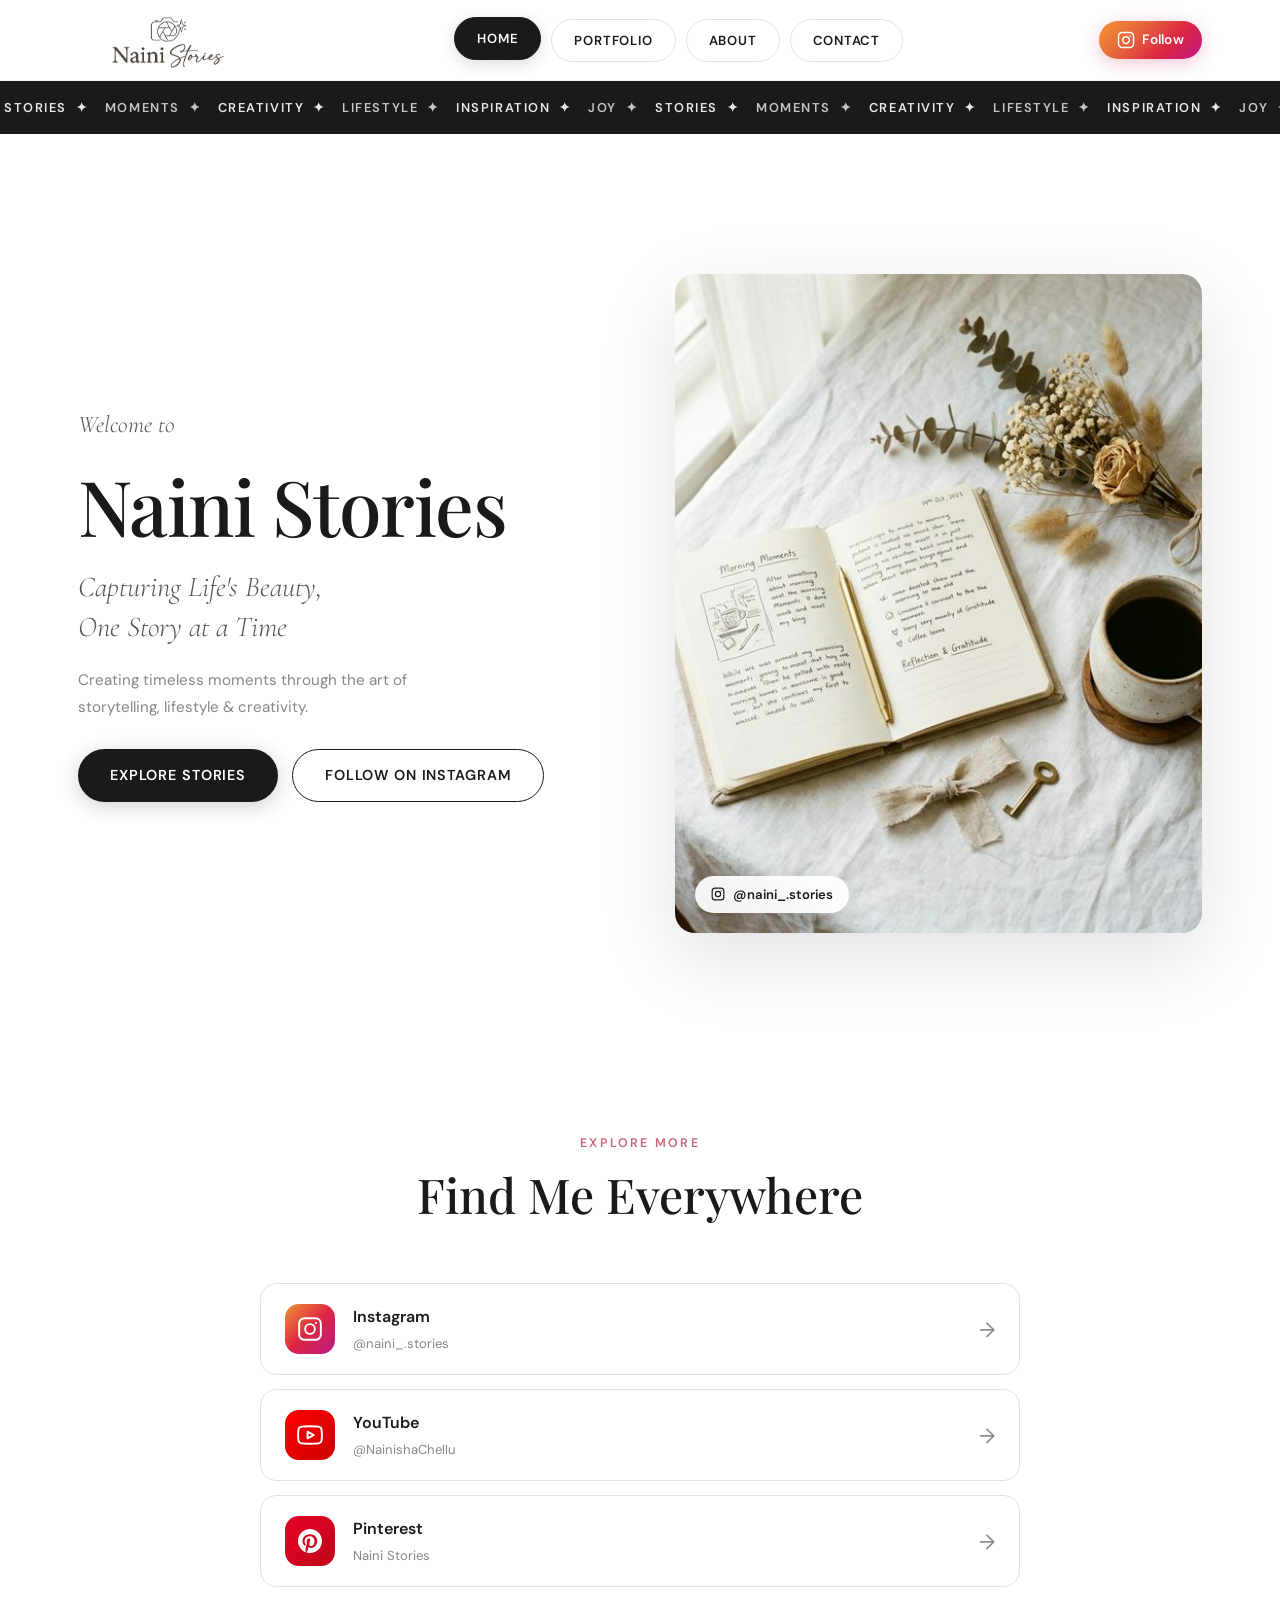
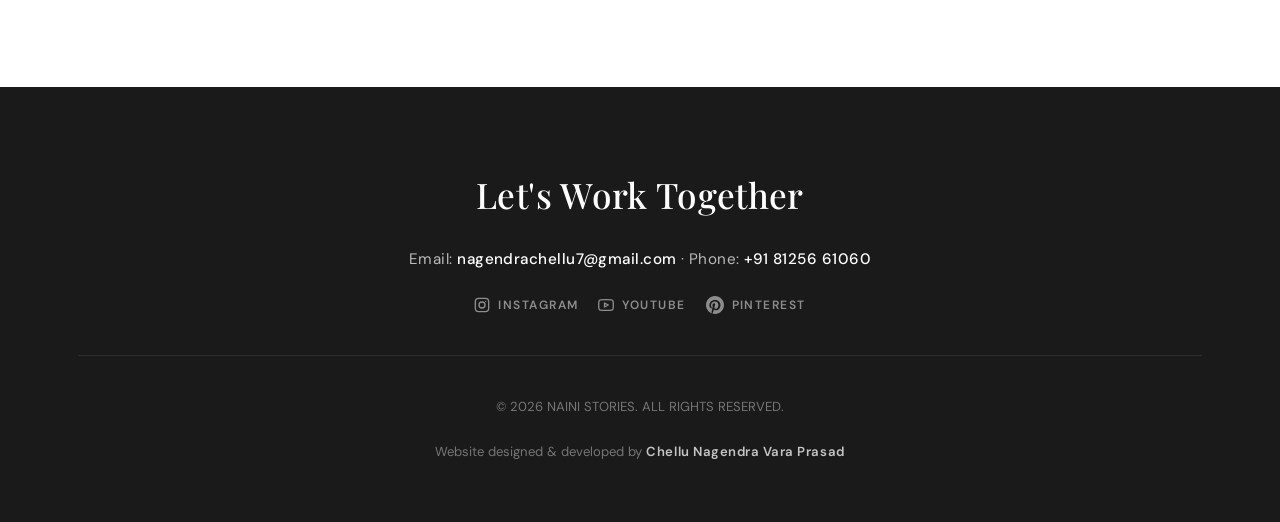
<file: index.html>
<!DOCTYPE html>
<html lang="en">

<head>
  <meta charset="UTF-8" />
  <meta name="viewport" content="width=device-width, initial-scale=1.0" />
  <meta name="description"
    content="Naini Stories – Sharing Stories, Moments & Creativity. A lifestyle content creator bringing you beautiful moments, stories, and creative inspiration." />
  <meta name="keywords" content="Naini Stories, lifestyle, Instagram, creativity, stories, moments, content creator" />
  <meta property="og:title" content="Naini Stories" />
  <meta property="og:description" content="Sharing Stories, Moments & Creativity" />
  <meta property="og:image" content="hero.png" />
  <meta property="og:type" content="website" />
  <title>Naini Stories</title>

  <!-- Google Fonts: Playfair Display (serif) + DM Sans (sans) -->
  <link rel="preconnect" href="https://fonts.googleapis.com" />
  <link rel="preconnect" href="https://fonts.gstatic.com" crossorigin />
  <link
    href="https://fonts.googleapis.com/css2?family=Playfair+Display:ital,wght@0,400;0,500;0,600;0,700;1,400;1,500&family=DM+Sans:wght@300;400;500;600&family=Cormorant+Garamond:ital,wght@0,300;0,400;1,300;1,400&display=swap"
    rel="stylesheet" />

  <link rel="stylesheet" href="style.css" />
</head>

<body>

  <!-- ═══════════════════════════════════════════
       LOADER
  ══════════════════════════════════════════════ -->
  <div id="loader" role="status" aria-label="Loading Naini Stories">
    <div class="loader-inner">
      <img src="logo.png" alt="Naini Stories logo" class="loader-logo" />
      <div class="loader-bar">
        <div class="loader-progress"></div>
      </div>
    </div>
  </div>

  <!-- ═══════════════════════════════════════════
       NAVIGATION
  ══════════════════════════════════════════════ -->
  <header id="site-header" role="banner">
    <nav class="nav-wrap" aria-label="Main navigation">
      <!-- Logo -->
      <a href="index.html" class="nav-logo" id="nav-logo" aria-label="Naini Stories Home">
        <img src="logo.png" alt="Naini Stories logo" class="nav-logo-img" onerror="this.style.display='none'" />
      </a>

      <!-- Desktop nav links -->
      <ul class="nav-links" id="nav-links" role="list">
        <li><a href="index.html" class="nav-link active" id="nav-home">Home</a></li>
        <li><a href="portfolio.html" class="nav-link" id="nav-portfolio">Portfolio</a></li>
        <li><a href="about.html" class="nav-link" id="nav-about">About</a></li>
        <li><a href="contact.html" class="nav-link" id="nav-contact">Contact</a></li>
      </ul>

      <!-- Right actions -->
      <div class="nav-actions">
        <a href="https://www.instagram.com/naini_.stories?igsh=b200Y3k2dm5yeWFx" target="_blank"
          rel="noopener noreferrer" class="nav-instagram" id="nav-instagram-btn" aria-label="Follow on Instagram">
          <svg width="18" height="18" viewBox="0 0 24 24" fill="none" stroke="currentColor" stroke-width="2"
            stroke-linecap="round" stroke-linejoin="round" aria-hidden="true">
            <rect x="2" y="2" width="20" height="20" rx="5" ry="5" />
            <circle cx="12" cy="12" r="4.5" />
            <circle cx="17.5" cy="6.5" r="1" fill="currentColor" stroke="none" />
          </svg>
          <span>Follow</span>
        </a>

        <!-- Hamburger -->
        <button class="hamburger" id="hamburger" aria-label="Toggle menu" aria-expanded="false"
          aria-controls="mobile-menu">
          <span class="ham-line"></span>
          <span class="ham-line"></span>
          <span class="ham-line"></span>
        </button>
      </div>
    </nav>

    <!-- Mobile Menu -->
    <div class="mobile-menu" id="mobile-menu" role="dialog" aria-label="Mobile navigation">
      <div class="mobile-menu-drawer">
        <ul role="list">
          <li style="--i:1"><a href="index.html" class="mob-link active" id="mob-home">Home</a></li>
          <li style="--i:2"><a href="portfolio.html" class="mob-link" id="mob-portfolio">Portfolio</a></li>
          <li style="--i:3"><a href="about.html" class="mob-link" id="mob-about">About</a></li>
          <li style="--i:4"><a href="contact.html" class="mob-link" id="mob-contact">Contact</a></li>
        </ul>
        <a href="https://www.instagram.com/naini_.stories?igsh=b200Y3k2dm5yeWFx" target="_blank"
          rel="noopener noreferrer" class="mob-instagram" id="mob-instagram-btn">Follow on Instagram</a>
      </div>
    </div>
  </header>

  <!-- ═══════════════════════════════════════════
       MARQUEE STRIP
  ══════════════════════════════════════════════ -->
  <div class="marquee-strip" aria-hidden="true">
    <div class="marquee-track">
      <span>Stories &nbsp;✦&nbsp;</span>
      <span>Moments &nbsp;✦&nbsp;</span>
      <span>Creativity &nbsp;✦&nbsp;</span>
      <span>Lifestyle &nbsp;✦&nbsp;</span>
      <span>Inspiration &nbsp;✦&nbsp;</span>
      <span>Joy &nbsp;✦&nbsp;</span>
      <span>Stories &nbsp;✦&nbsp;</span>
      <span>Moments &nbsp;✦&nbsp;</span>
      <span>Creativity &nbsp;✦&nbsp;</span>
      <span>Lifestyle &nbsp;✦&nbsp;</span>
      <span>Inspiration &nbsp;✦&nbsp;</span>
      <span>Joy &nbsp;✦&nbsp;</span>
    </div>
  </div>

  <!-- ═══════════════════════════════════════════
       HERO SECTION
  ══════════════════════════════════════════════ -->
  <section id="home" class="hero" aria-label="Hero section">
    <div class="hero-text reveal">
      <p class="hero-eyebrow">Welcome to</p>
      <h1 class="hero-title">Naini Stories</h1>
      <p class="hero-subtitle">Capturing Life's Beauty,<br />One Story at a Time</p>
      <p class="hero-desc">Creating timeless moments through the art of storytelling, lifestyle &amp; creativity.</p>
      <div class="hero-ctas">
        <a href="portfolio.html" class="btn btn-dark" id="hero-explore-btn">Explore Stories</a>
        <a href="https://www.instagram.com/naini_.stories?igsh=b200Y3k2dm5yeWFx" target="_blank"
          rel="noopener noreferrer" class="btn btn-outline" id="hero-instagram-btn">Follow on Instagram</a>
      </div>
    </div>

    <div class="hero-image-wrap reveal delay-1">
      <div class="hero-image-frame">
        <img src="image0.png" alt="Naini Stories – lifestyle photography" class="hero-img" id="hero-main-img"
          loading="eager"
          onerror="this.src='https://images.unsplash.com/photo-1519741347686-c1e331fcb54a?w=900&q=85&auto=format&fit=crop';this.onerror=null;" />
        <div class="hero-image-badge">
          <svg width="14" height="14" viewBox="0 0 24 24" fill="none" stroke="currentColor" stroke-width="2"
            stroke-linecap="round" stroke-linejoin="round" aria-hidden="true">
            <rect x="2" y="2" width="20" height="20" rx="5" ry="5" />
            <circle cx="12" cy="12" r="4.5" />
            <circle cx="17.5" cy="6.5" r="1" fill="currentColor" stroke="none" />
          </svg>
          @naini_.stories
        </div>
      </div>
    </div>
  </section>

  <!-- ═══════════════════════════════════════════
       LINKS SECTION
  ══════════════════════════════════════════════ -->
  <section class="section links-section" aria-labelledby="links-heading">
    <div class="section-header reveal">
      <p class="section-eyebrow">Explore More</p>
      <h2 class="section-title" id="links-heading">Find Me Everywhere</h2>
    </div>

    <div class="links-grid reveal delay-1">

      <a href="https://www.instagram.com/naini_.stories?igsh=b200Y3k2dm5yeWFx" target="_blank" rel="noopener noreferrer"
        class="link-card link-card--instagram" id="link-instagram">
        <div class="link-card-icon">
          <svg width="26" height="26" viewBox="0 0 24 24" fill="none" stroke="currentColor" stroke-width="1.8"
            stroke-linecap="round" stroke-linejoin="round" aria-hidden="true">
            <rect x="2" y="2" width="20" height="20" rx="5" ry="5" />
            <circle cx="12" cy="12" r="4.5" />
            <circle cx="17.5" cy="6.5" r="1" fill="currentColor" stroke="none" />
          </svg>
        </div>
        <div class="link-card-text">
          <strong>Instagram</strong>
          <span>@naini_.stories</span>
        </div>
        <span class="link-card-arrow">→</span>
      </a>

      <a href="https://www.youtube.com/@NainishaChellu" target="_blank" rel="noopener noreferrer"
        class="link-card link-card--youtube" id="link-youtube">
        <div class="link-card-icon">
          <svg width="26" height="26" viewBox="0 0 24 24" fill="none" stroke="currentColor" stroke-width="1.8"
            stroke-linecap="round" stroke-linejoin="round" aria-hidden="true">
            <path
              d="M22.54 6.42a2.78 2.78 0 0 0-1.95-1.96C18.88 4 12 4 12 4s-6.88 0-8.59.46A2.78 2.78 0 0 0 1.46 6.42 29 29 0 0 0 1 12a29 29 0 0 0 .46 5.58 2.78 2.78 0 0 0 1.95 1.96C5.12 20 12 20 12 20s6.88 0 8.59-.46a2.78 2.78 0 0 0 1.95-1.96A29 29 0 0 0 23 12a29 29 0 0 0-.46-5.58z" />
            <polygon points="9.75 15.02 15.5 12 9.75 8.98 9.75 15.02" />
          </svg>
        </div>
        <div class="link-card-text">
          <strong>YouTube</strong>
          <span>@NainishaChellu</span>
        </div>
        <span class="link-card-arrow">→</span>
      </a>

      <a href="https://pin.it/2Hyz7u1Kk" target="_blank" rel="noopener noreferrer"
        class="link-card link-card--pinterest" id="link-pinterest">
        <div class="link-card-icon">
          <svg width="24" height="24" viewBox="0 0 24 24" fill="currentColor" stroke="none" aria-hidden="true">
            <path
              d="M12 0C5.37 0 0 5.37 0 12c0 5.08 3.16 9.42 7.62 11.17-.1-.95-.19-2.4.04-3.43.21-.93 1.35-5.72 1.35-5.72s-.34-.69-.34-1.71c0-1.61.93-2.81 2.09-2.81 1.01 0 1.47.74 1.47 1.63 0 1.02-.64 2.53-.97 3.94-.27 1.14.57 2.07 1.69 2.07 2.03 0 3.59-2.14 3.59-5.23 0-2.73-1.96-4.64-4.76-4.64-3.24 0-5.14 2.43-5.14 4.94 0 .98.38 2.03.85 2.6.09.12.11.22.08.33l-.33 1.35c-.05.21-.17.25-.39.15-1.44-.67-2.34-2.78-2.34-4.47 0-3.64 2.65-6.98 7.63-6.98 4.01 0 7.12 2.85 7.12 6.66 0 3.98-2.51 7.18-5.99 7.18-1.17 0-2.27-.61-2.64-1.33 0 0-.58 2.2-.72 2.74-.26.97-.96 2.18-1.43 2.94C10.16 23.83 11.06 24 12 24c6.63 0 12-5.37 12-12S18.63 0 12 0z" />
          </svg>
        </div>
        <div class="link-card-text">
          <strong>Pinterest</strong>
          <span>Naini Stories</span>
        </div>
        <span class="link-card-arrow">→</span>
      </a>

    </div>
  </section>

  <!-- ═══════════════════════════════════════════
       FOOTER
  ══════════════════════════════════════════════ -->
  <footer class="site-footer" id="footer" role="contentinfo">
    <div class="footer-inner">
      <!-- Heading -->
      <h2 class="footer-heading">Let's Work Together</h2>

      <!-- Contact info -->
      <p class="footer-contact-info">
        Email: <a href="mailto:nagendrachellu7@gmail.com">nagendrachellu7@gmail.com</a>
        <span class="footer-dot">·</span>
        Phone: <a href="tel:+918125661060">+91 81256 61060</a>
      </p>

      <!-- Social icons row -->
      <div class="footer-socials">
        <a href="https://www.instagram.com/naini_.stories?igsh=b200Y3k2dm5yeWFx" target="_blank"
          rel="noopener noreferrer" class="footer-social-link" id="footer-instagram" aria-label="Instagram">
          <svg width="16" height="16" viewBox="0 0 24 24" fill="none" stroke="currentColor" stroke-width="2"
            stroke-linecap="round" stroke-linejoin="round" aria-hidden="true">
            <rect x="2" y="2" width="20" height="20" rx="5" ry="5" />
            <circle cx="12" cy="12" r="4.5" />
            <circle cx="17.5" cy="6.5" r="1" fill="currentColor" stroke="none" />
          </svg>
          <span>INSTAGRAM</span>
        </a>
        <a href="https://www.youtube.com/@NainishaChellu" target="_blank" rel="noopener noreferrer"
          class="footer-social-link" id="footer-youtube" aria-label="YouTube">
          <svg width="16" height="16" viewBox="0 0 24 24" fill="none" stroke="currentColor" stroke-width="2"
            stroke-linecap="round" stroke-linejoin="round" aria-hidden="true">
            <path
              d="M22.54 6.42a2.78 2.78 0 0 0-1.95-1.96C18.88 4 12 4 12 4s-6.88 0-8.59.46A2.78 2.78 0 0 0 1.46 6.42 29 29 0 0 0 1 12a29 29 0 0 0 .46 5.58 2.78 2.78 0 0 0 1.95 1.96C5.12 20 12 20 12 20s6.88 0 8.59-.46a2.78 2.78 0 0 0 1.95-1.96A29 29 0 0 0 23 12a29 29 0 0 0-.46-5.58z" />
            <polygon points="9.75 15.02 15.5 12 9.75 8.98 9.75 15.02" />
          </svg>
          <span>YOUTUBE</span>
        </a>
        <a href="https://pin.it/2Hyz7u1Kk" target="_blank" rel="noopener noreferrer" class="footer-social-link"
          id="footer-pinterest" aria-label="Pinterest">
          <svg width="18" height="18" viewBox="0 0 24 24" fill="currentColor" stroke="none" aria-hidden="true">
            <path
              d="M12 0C5.37 0 0 5.37 0 12c0 5.08 3.16 9.42 7.62 11.17-.1-.95-.19-2.4.04-3.43.21-.93 1.35-5.72 1.35-5.72s-.34-.69-.34-1.71c0-1.61.93-2.81 2.09-2.81 1.01 0 1.47.74 1.47 1.63 0 1.02-.64 2.53-.97 3.94-.27 1.14.57 2.07 1.69 2.07 2.03 0 3.59-2.14 3.59-5.23 0-2.73-1.96-4.64-4.76-4.64-3.24 0-5.14 2.43-5.14 4.94 0 .98.38 2.03.85 2.6.09.12.11.22.08.33l-.33 1.35c-.05.21-.17.25-.39.15-1.44-.67-2.34-2.78-2.34-4.47 0-3.64 2.65-6.98 7.63-6.98 4.01 0 7.12 2.85 7.12 6.66 0 3.98-2.51 7.18-5.99 7.18-1.17 0-2.27-.61-2.64-1.33 0 0-.58 2.2-.72 2.74-.26.97-.96 2.18-1.43 2.94C10.16 23.83 11.06 24 12 24c6.63 0 12-5.37 12-12S18.63 0 12 0z" />
          </svg>
          <span>PINTEREST</span>
        </a>
      </div>

      <div class="footer-divider" role="separator"></div>

      <!-- Copyright -->
      <p class="footer-copy">© 2026 NAINI STORIES. ALL RIGHTS RESERVED.</p>

      <!-- Credit -->
      <p class="footer-credit">
        Website designed &amp; developed by <strong>Chellu Nagendra Vara Prasad</strong>
      </p>
    </div>
  </footer>

  <!-- Back to top -->
  <button class="back-to-top" id="back-to-top" aria-label="Back to top" title="Back to top">↑</button>

  <script src="script.js"></script>
</body>

</html>
</file>
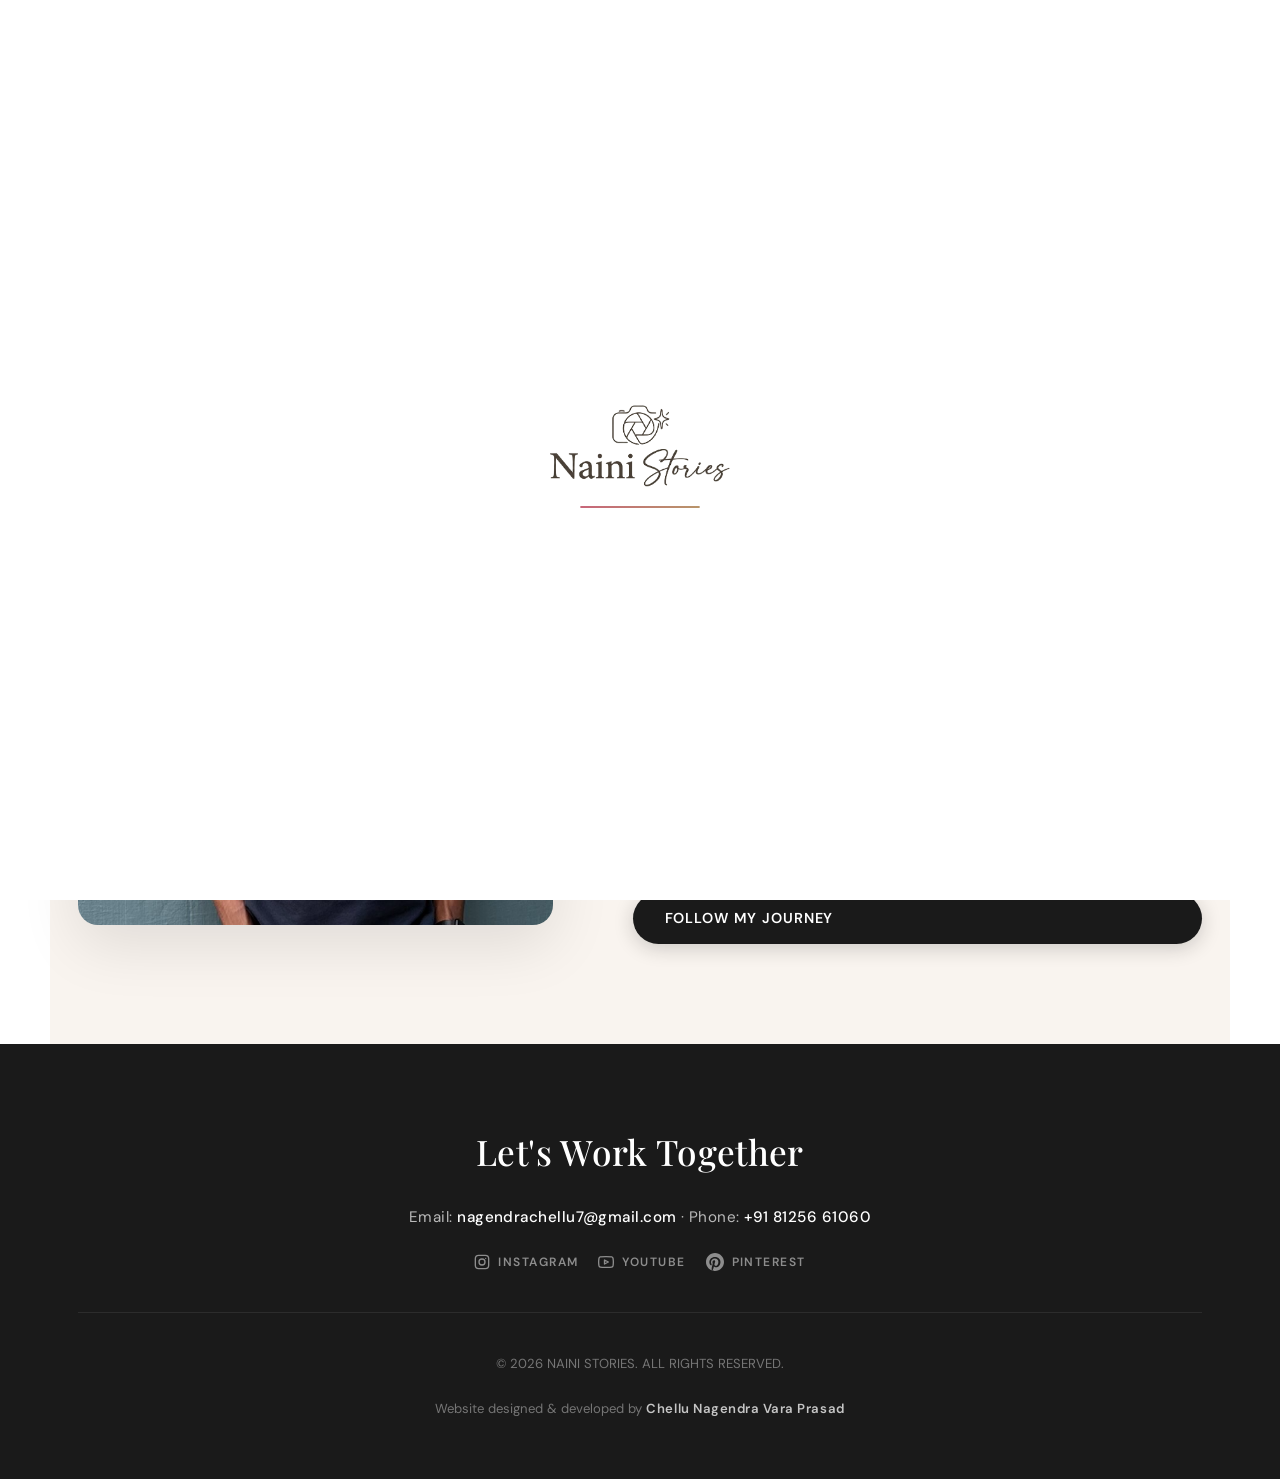
<file: about.html>
<!DOCTYPE html>
<html lang="en">

<head>
  <meta charset="UTF-8" />
  <meta name="viewport" content="width=device-width, initial-scale=1.0" />
  <meta name="description"
    content="Naini Stories – Sharing Stories, Moments & Creativity. A lifestyle content creator bringing you beautiful moments, stories, and creative inspiration." />
  <meta name="keywords" content="Naini Stories, lifestyle, Instagram, creativity, stories, moments, content creator" />
  <meta property="og:title" content="Naini Stories" />
  <meta property="og:description" content="Sharing Stories, Moments & Creativity" />
  <meta property="og:image" content="hero.png" />
  <meta property="og:type" content="website" />
  <title>Naini Stories</title>

  <!-- Google Fonts: Playfair Display (serif) + DM Sans (sans) -->
  <link rel="preconnect" href="https://fonts.googleapis.com" />
  <link rel="preconnect" href="https://fonts.gstatic.com" crossorigin />
  <link
    href="https://fonts.googleapis.com/css2?family=Playfair+Display:ital,wght@0,400;0,500;0,600;0,700;1,400;1,500&family=DM+Sans:wght@300;400;500;600&family=Cormorant+Garamond:ital,wght@0,300;0,400;1,300;1,400&display=swap"
    rel="stylesheet" />

  <link rel="stylesheet" href="style.css" />
</head>

<body>

  <!-- ═══════════════════════════════════════════
       LOADER
  ══════════════════════════════════════════════ -->
  <div id="loader" role="status" aria-label="Loading Naini Stories">
    <div class="loader-inner">
      <img src="logo.png" alt="Naini Stories logo" class="loader-logo" />
      <div class="loader-bar">
        <div class="loader-progress"></div>
      </div>
    </div>
  </div>

  <!-- ═══════════════════════════════════════════
       NAVIGATION
  ══════════════════════════════════════════════ -->
  <header id="site-header" role="banner">
    <nav class="nav-wrap" aria-label="Main navigation">
      <!-- Logo -->
      <a href="index.html" class="nav-logo" id="nav-logo" aria-label="Naini Stories Home">
        <img src="logo.png" alt="Naini Stories logo" class="nav-logo-img" onerror="this.style.display='none'" />
      </a>

      <!-- Desktop nav links -->
      <ul class="nav-links" id="nav-links" role="list">
        <li><a href="index.html" class="nav-link" id="nav-home">Home</a></li>
        <li><a href="portfolio.html" class="nav-link" id="nav-portfolio">Portfolio</a></li>
        <li><a href="about.html" class="nav-link active" id="nav-about">About</a></li>
        <li><a href="contact.html" class="nav-link" id="nav-contact">Contact</a></li>
      </ul>

      <!-- Right actions -->
      <div class="nav-actions">
        <a href="https://www.instagram.com/naini_.stories?igsh=b200Y3k2dm5yeWFx" target="_blank"
          rel="noopener noreferrer" class="nav-instagram" id="nav-instagram-btn" aria-label="Follow on Instagram">
          <svg width="18" height="18" viewBox="0 0 24 24" fill="none" stroke="currentColor" stroke-width="2"
            stroke-linecap="round" stroke-linejoin="round" aria-hidden="true">
            <rect x="2" y="2" width="20" height="20" rx="5" ry="5" />
            <circle cx="12" cy="12" r="4.5" />
            <circle cx="17.5" cy="6.5" r="1" fill="currentColor" stroke="none" />
          </svg>
          <span>Follow</span>
        </a>

        <!-- Hamburger -->
        <button class="hamburger" id="hamburger" aria-label="Toggle menu" aria-expanded="false"
          aria-controls="mobile-menu">
          <span class="ham-line"></span>
          <span class="ham-line"></span>
          <span class="ham-line"></span>
        </button>
      </div>
    </nav>

    <!-- Mobile Menu -->
    <div class="mobile-menu" id="mobile-menu" role="dialog" aria-label="Mobile navigation">
      <div class="mobile-menu-drawer">
        <ul role="list">
          <li style="--i:1"><a href="index.html" class="mob-link" id="mob-home">Home</a></li>
          <li style="--i:2"><a href="portfolio.html" class="mob-link" id="mob-portfolio">Portfolio</a></li>
          <li style="--i:3"><a href="about.html" class="mob-link active" id="mob-about">About</a></li>
          <li style="--i:4"><a href="contact.html" class="mob-link" id="mob-contact">Contact</a></li>
        </ul>
        <a href="https://www.instagram.com/naini_.stories?igsh=b200Y3k2dm5yeWFx" target="_blank" rel="noopener noreferrer"
          class="mob-instagram" id="mob-instagram-btn">Follow on Instagram</a>
      </div>
    </div>
  </header>

  <!-- ═══════════════════════════════════════════
       MARQUEE STRIP
  ══════════════════════════════════════════════ -->
  <div class="marquee-strip" aria-hidden="true">
    <div class="marquee-track">
      <span>Stories &nbsp;✦&nbsp;</span>
      <span>Moments &nbsp;✦&nbsp;</span>
      <span>Creativity &nbsp;✦&nbsp;</span>
      <span>Lifestyle &nbsp;✦&nbsp;</span>
      <span>Inspiration &nbsp;✦&nbsp;</span>
      <span>Joy &nbsp;✦&nbsp;</span>
      <span>Stories &nbsp;✦&nbsp;</span>
      <span>Moments &nbsp;✦&nbsp;</span>
      <span>Creativity &nbsp;✦&nbsp;</span>
      <span>Lifestyle &nbsp;✦&nbsp;</span>
      <span>Inspiration &nbsp;✦&nbsp;</span>
      <span>Joy &nbsp;✦&nbsp;</span>
    </div>
  </div>

  <!-- ═══════════════════════════════════════════
       ABOUT SECTION
  ══════════════════════════════════════════════ -->
  <section id="about" class="section about-section" aria-labelledby="about-heading"
    style="padding-top: 140px; min-height: 80vh;">
    <div class="about-image-col reveal">
      <div class="about-img-frame">
        <img src="image.png" alt="Naini Stories – about the creator" class="about-img" loading="lazy" />
      </div>
    </div>

    <div class="about-text-col reveal delay-1">
      <p class="section-eyebrow">About Me</p>
      <h2 class="section-title" id="about-heading">Hi, I'm Chellu Nagendra Vara Prasad ✨</h2>
      <p class="about-lead">A passionate storyteller and lifestyle creator who believes that every moment holds a
        beautiful story waiting to be shared.</p>
      <p class="about-body">From quiet morning rituals to golden-hour adventures, I capture the beauty in everyday life.
        Through my content, I share stories that inspire, uplift, and connect us all. Whether it's a cozy Sunday or a
        spontaneous road trip, I'm here to tell that story.</p>

      <ul class="about-values">
        <li>
          <span class="value-icon">🌸</span>
          <div>
            <strong>Authenticity</strong>
            <p>Real moments, real stories, real connection.</p>
          </div>
        </li>
        <li>
          <span class="value-icon">📸</span>
          <div>
            <strong>Creativity</strong>
            <p>Finding art in the everyday and the ordinary.</p>
          </div>
        </li>
        <li>
          <span class="value-icon">💛</span>
          <div>
            <strong>Warmth</strong>
            <p>Creating a space that feels like home.</p>
          </div>
        </li>
      </ul>

      <a href="https://www.instagram.com/naini_.stories?igsh=b200Y3k2dm5yeWFx" target="_blank" rel="noopener noreferrer"
        class="btn btn-dark" id="about-follow-btn">Follow My Journey</a>
    </div>
  </section>

  <!-- ═══════════════════════════════════════════
       FOOTER
  ══════════════════════════════════════════════ -->
  <footer class="site-footer" id="footer" role="contentinfo">
    <div class="footer-inner">
      <!-- Heading -->
      <h2 class="footer-heading">Let's Work Together</h2>

      <!-- Contact info -->
      <p class="footer-contact-info">
        Email: <a href="mailto:nagendrachellu7@gmail.com">nagendrachellu7@gmail.com</a>
        <span class="footer-dot">·</span>
        Phone: <a href="tel:+918125661060">+91 81256 61060</a>
      </p>

      <!-- Social icons row -->
      <div class="footer-socials">
        <a href="https://www.instagram.com/naini_.stories?igsh=b200Y3k2dm5yeWFx" target="_blank"
          rel="noopener noreferrer" class="footer-social-link" id="footer-instagram" aria-label="Instagram">
          <svg width="16" height="16" viewBox="0 0 24 24" fill="none" stroke="currentColor" stroke-width="2"
            stroke-linecap="round" stroke-linejoin="round" aria-hidden="true">
            <rect x="2" y="2" width="20" height="20" rx="5" ry="5" />
            <circle cx="12" cy="12" r="4.5" />
            <circle cx="17.5" cy="6.5" r="1" fill="currentColor" stroke="none" />
          </svg>
          <span>INSTAGRAM</span>
        </a>
        <a href="https://www.youtube.com/@NainishaChellu" target="_blank" rel="noopener noreferrer"
          class="footer-social-link" id="footer-youtube" aria-label="YouTube">
          <svg width="16" height="16" viewBox="0 0 24 24" fill="none" stroke="currentColor" stroke-width="2"
            stroke-linecap="round" stroke-linejoin="round" aria-hidden="true">
            <path
              d="M22.54 6.42a2.78 2.78 0 0 0-1.95-1.96C18.88 4 12 4 12 4s-6.88 0-8.59.46A2.78 2.78 0 0 0 1.46 6.42 29 29 0 0 0 1 12a29 29 0 0 0 .46 5.58 2.78 2.78 0 0 0 1.95 1.96C5.12 20 12 20 12 20s6.88 0 8.59-.46a2.78 2.78 0 0 0 1.95-1.96A29 29 0 0 0 23 12a29 29 0 0 0-.46-5.58z" />
            <polygon points="9.75 15.02 15.5 12 9.75 8.98 9.75 15.02" />
          </svg>
          <span>YOUTUBE</span>
        </a>
        <a href="https://pin.it/2Hyz7u1Kk" target="_blank" rel="noopener noreferrer" class="footer-social-link"
          id="footer-pinterest" aria-label="Pinterest">
          <svg width="18" height="18" viewBox="0 0 24 24" fill="currentColor" stroke="none" aria-hidden="true">
            <path
              d="M12 0C5.37 0 0 5.37 0 12c0 5.08 3.16 9.42 7.62 11.17-.1-.95-.19-2.4.04-3.43.21-.93 1.35-5.72 1.35-5.72s-.34-.69-.34-1.71c0-1.61.93-2.81 2.09-2.81 1.01 0 1.47.74 1.47 1.63 0 1.02-.64 2.53-.97 3.94-.27 1.14.57 2.07 1.69 2.07 2.03 0 3.59-2.14 3.59-5.23 0-2.73-1.96-4.64-4.76-4.64-3.24 0-5.14 2.43-5.14 4.94 0 .98.38 2.03.85 2.6.09.12.11.22.08.33l-.33 1.35c-.05.21-.17.25-.39.15-1.44-.67-2.34-2.78-2.34-4.47 0-3.64 2.65-6.98 7.63-6.98 4.01 0 7.12 2.85 7.12 6.66 0 3.98-2.51 7.18-5.99 7.18-1.17 0-2.27-.61-2.64-1.33 0 0-.58 2.2-.72 2.74-.26.97-.96 2.18-1.43 2.94C10.16 23.83 11.06 24 12 24c6.63 0 12-5.37 12-12S18.63 0 12 0z" />
          </svg>
          <span>PINTEREST</span>
        </a>
      </div>

      <div class="footer-divider" role="separator"></div>

      <!-- Copyright -->
      <p class="footer-copy">© 2026 NAINI STORIES. ALL RIGHTS RESERVED.</p>

      <!-- Credit -->
      <p class="footer-credit">
        Website designed &amp; developed by <strong>Chellu Nagendra Vara Prasad</strong>
      </p>
    </div>
  </footer>

  <!-- Back to top -->
  <button class="back-to-top" id="back-to-top" aria-label="Back to top" title="Back to top">↑</button>

  <script src="script.js"></script>
</body>

</html>
</file>
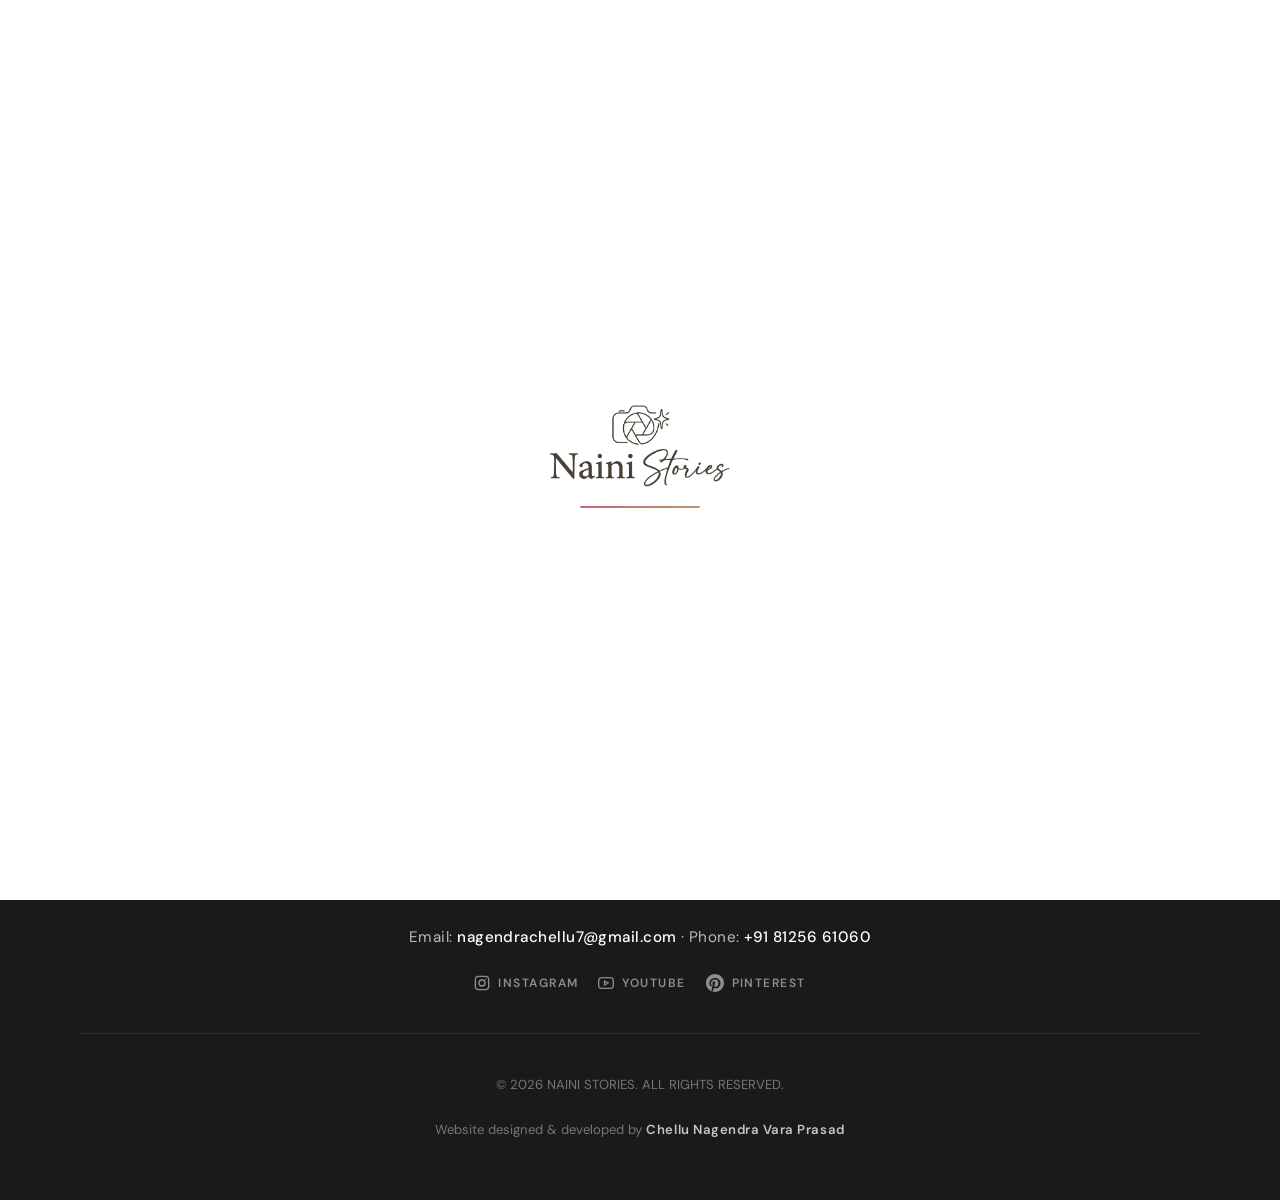
<file: contact.html>
<!DOCTYPE html>
<html lang="en">

<head>
  <meta charset="UTF-8" />
  <meta name="viewport" content="width=device-width, initial-scale=1.0" />
  <meta name="description" content="Bunny's Photography – Capturing timeless moments and creative stories." />
  <meta name="keywords" content="Bunny's Photography, photography, Hyderabad, creative, stories" />
  <meta property="og:title" content="Bunny's Photography" />
  <meta property="og:description" content="Let's Create Together" />
  <meta property="og:image" content="logo.png" />
  <meta property="og:type" content="website" />
  <title>Contact – Naini Stories</title>

  <!-- Google Fonts: Playfair Display (serif) + DM Sans (sans) -->
  <link rel="preconnect" href="https://fonts.googleapis.com" />
  <link rel="preconnect" href="https://fonts.gstatic.com" crossorigin />
  <link
    href="https://fonts.googleapis.com/css2?family=Playfair+Display:ital,wght@0,400;0,500;0,600;0,700;1,400;1,500&family=DM+Sans:wght@300;400;500;600&family=Cormorant+Garamond:ital,wght@0,300;0,400;1,300;1,400&display=swap"
    rel="stylesheet" />

  <link rel="stylesheet" href="style.css" />
</head>

<body>

  <!-- ═══════════════════════════════════════════
       LOADER
  ══════════════════════════════════════════════ -->
  <div id="loader" role="status" aria-label="Loading Bunny's Photography">
    <div class="loader-inner">
      <img src="logo.png" alt="Bunny's Photography logo" class="loader-logo" />
      <div class="loader-bar">
        <div class="loader-progress"></div>
      </div>
    </div>
  </div>

  <!-- ═══════════════════════════════════════════
       NAVIGATION
  ══════════════════════════════════════════════ -->
  <header id="site-header" role="banner">
    <nav class="nav-wrap" aria-label="Main navigation">
      <!-- Logo -->
      <a href="index.html" class="nav-logo" id="nav-logo" aria-label="Naini Stories Home">
        <img src="logo.png" alt="Naini Stories logo" class="nav-logo-img" onerror="this.style.display='none'" />
        <span class="nav-logo-text"
          style="font-family: var(--font-serif); font-weight: 500; font-size: 1.1rem; margin-left:8px;">Naini
          Stories</span>
      </a>

      <!-- Desktop nav links -->
      <ul class="nav-links" id="nav-links" role="list">
        <li><a href="index.html" class="nav-link" id="nav-home">Home</a></li>
        <li><a href="portfolio.html" class="nav-link" id="nav-portfolio">Portfolio</a></li>
        <li><a href="about.html" class="nav-link" id="nav-about">About</a></li>
        <li><a href="contact.html" class="nav-link active" id="nav-contact">Contact</a></li>
      </ul>

      <!-- Right actions -->
      <div class="nav-actions">
        <button class="hamburger" id="hamburger" aria-label="Toggle menu" aria-expanded="false"
          aria-controls="mobile-menu">
          <span class="ham-line"></span>
          <span class="ham-line"></span>
          <span class="ham-line"></span>
        </button>
      </div>
    </nav>

    <!-- Mobile Menu -->
    <div class="mobile-menu" id="mobile-menu" role="dialog" aria-label="Mobile navigation">
      <div class="mobile-menu-drawer">
        <ul role="list">
          <li style="--i:1"><a href="index.html" class="mob-link" id="mob-home">Home</a></li>
          <li style="--i:2"><a href="portfolio.html" class="mob-link" id="mob-portfolio">Portfolio</a></li>
          <li style="--i:3"><a href="about.html" class="mob-link" id="mob-about">About</a></li>
          <li style="--i:4"><a href="contact.html" class="mob-link active" id="mob-contact">Contact</a></li>
        </ul>
        <a href="https://www.instagram.com/naini_.stories?igsh=b200Y3k2dm5yeWFx" target="_blank" rel="noopener noreferrer"
          class="mob-instagram" id="mob-instagram-btn">Follow on Instagram</a>
      </div>
    </div>
  </header>

  <!-- ═══════════════════════════════════════════
       CONTACT SECTION
  ══════════════════════════════════════════════ -->
  <section id="contact" class="contact-page-section" aria-labelledby="contact-heading">
    <div class="contact-page-inner reveal">
      <p class="section-eyebrow" style="letter-spacing: 0.2em; font-size: 0.75rem; color: #888;">GET IN TOUCH</p>
      <h1 class="contact-page-title" id="contact-heading"
        style="font-family: 'Playfair Display', serif; font-size: 3.5rem; margin: 20px 0;">Let's Create Together</h1>
      <p class="contact-page-desc" style="font-size: 0.9rem; color: #666; max-width: 600px; margin: 0 auto 40px;">
        Available for freelance opportunities and collaborations. I'd love to hear from you.</p>

      <ul class="contact-page-list"
        style="list-style: none; padding: 0; display: flex; flex-direction: column; gap: 15px; align-items: center; font-size: 0.95rem;">
        <li>
          <span style="margin-right: 10px;">✉</span>
          <span>Email: <a href="mailto:nagendrachellu7@gmail.com"
              style="color: inherit; text-decoration: none; font-weight: 500;">nagendrachellu7@gmail.com</a></span>
        </li>
        <li>
          <span style="margin-right: 10px;">📞</span>
          <span>Phone: <a href="tel:+918125661060" style="color: inherit; text-decoration: none; font-weight: 500;">+91
              81256 61060</a></span>
        </li>
        <li>
          <span style="margin-right: 10px;">📍</span>
          <span>Location: Hyderabad, India</span>
        </li>
      </ul>
    </div>
  </section>

  <!-- ═══════════════════════════════════════════
       FOOTER
  ══════════════════════════════════════════════ -->
  <footer class="site-footer" id="footer" role="contentinfo">
    <div class="footer-inner">
      <!-- Heading -->
      <h2 class="footer-heading">Let's Work Together</h2>

      <!-- Contact info -->
      <p class="footer-contact-info">
        Email: <a href="mailto:nagendrachellu7@gmail.com">nagendrachellu7@gmail.com</a>
        <span class="footer-dot">·</span>
        Phone: <a href="tel:+918125661060">+91 81256 61060</a>
      </p>

      <!-- Social icons row -->
      <div class="footer-socials">
        <a href="https://www.instagram.com/naini_.stories?igsh=b200Y3k2dm5yeWFx" target="_blank"
          rel="noopener noreferrer" class="footer-social-link" id="footer-instagram" aria-label="Instagram">
          <svg width="16" height="16" viewBox="0 0 24 24" fill="none" stroke="currentColor" stroke-width="2"
            stroke-linecap="round" stroke-linejoin="round" aria-hidden="true">
            <rect x="2" y="2" width="20" height="20" rx="5" ry="5" />
            <circle cx="12" cy="12" r="4.5" />
            <circle cx="17.5" cy="6.5" r="1" fill="currentColor" stroke="none" />
          </svg>
          <span>INSTAGRAM</span>
        </a>
        <a href="https://www.youtube.com/@NainishaChellu" target="_blank" rel="noopener noreferrer"
          class="footer-social-link" id="footer-youtube" aria-label="YouTube">
          <svg width="16" height="16" viewBox="0 0 24 24" fill="none" stroke="currentColor" stroke-width="2"
            stroke-linecap="round" stroke-linejoin="round" aria-hidden="true">
            <path
              d="M22.54 6.42a2.78 2.78 0 0 0-1.95-1.96C18.88 4 12 4 12 4s-6.88 0-8.59.46A2.78 2.78 0 0 0 1.46 6.42 29 29 0 0 0 1 12a29 29 0 0 0 .46 5.58 2.78 2.78 0 0 0 1.95 1.96C5.12 20 12 20 12 20s6.88 0 8.59-.46a2.78 2.78 0 0 0 1.95-1.96A29 29 0 0 0 23 12a29 29 0 0 0-.46-5.58z" />
            <polygon points="9.75 15.02 15.5 12 9.75 8.98 9.75 15.02" />
          </svg>
          <span>YOUTUBE</span>
        </a>
        <a href="https://pin.it/2Hyz7u1Kk" target="_blank" rel="noopener noreferrer" class="footer-social-link"
          id="footer-pinterest" aria-label="Pinterest">
          <svg width="18" height="18" viewBox="0 0 24 24" fill="currentColor" stroke="none" aria-hidden="true">
            <path
              d="M12 0C5.37 0 0 5.37 0 12c0 5.08 3.16 9.42 7.62 11.17-.1-.95-.19-2.4.04-3.43.21-.93 1.35-5.72 1.35-5.72s-.34-.69-.34-1.71c0-1.61.93-2.81 2.09-2.81 1.01 0 1.47.74 1.47 1.63 0 1.02-.64 2.53-.97 3.94-.27 1.14.57 2.07 1.69 2.07 2.03 0 3.59-2.14 3.59-5.23 0-2.73-1.96-4.64-4.76-4.64-3.24 0-5.14 2.43-5.14 4.94 0 .98.38 2.03.85 2.6.09.12.11.22.08.33l-.33 1.35c-.05.21-.17.25-.39.15-1.44-.67-2.34-2.78-2.34-4.47 0-3.64 2.65-6.98 7.63-6.98 4.01 0 7.12 2.85 7.12 6.66 0 3.98-2.51 7.18-5.99 7.18-1.17 0-2.27-.61-2.64-1.33 0 0-.58 2.2-.72 2.74-.26.97-.96 2.18-1.43 2.94C10.16 23.83 11.06 24 12 24c6.63 0 12-5.37 12-12S18.63 0 12 0z" />
          </svg>
          <span>PINTEREST</span>
        </a>
      </div>

      <div class="footer-divider" role="separator"></div>

      <!-- Copyright -->
      <p class="footer-copy">© 2026 NAINI STORIES. ALL RIGHTS RESERVED.</p>

      <!-- Credit -->
      <p class="footer-credit">
        Website designed &amp; developed by <strong>Chellu Nagendra Vara Prasad</strong>
      </p>
    </div>
  </footer>
  <!-- Back to top -->
  <button class="back-to-top" id="back-to-top" aria-label="Back to top" title="Back to top">↑</button>

  <script src="script.js"></script>
</body>

</html>
</file>
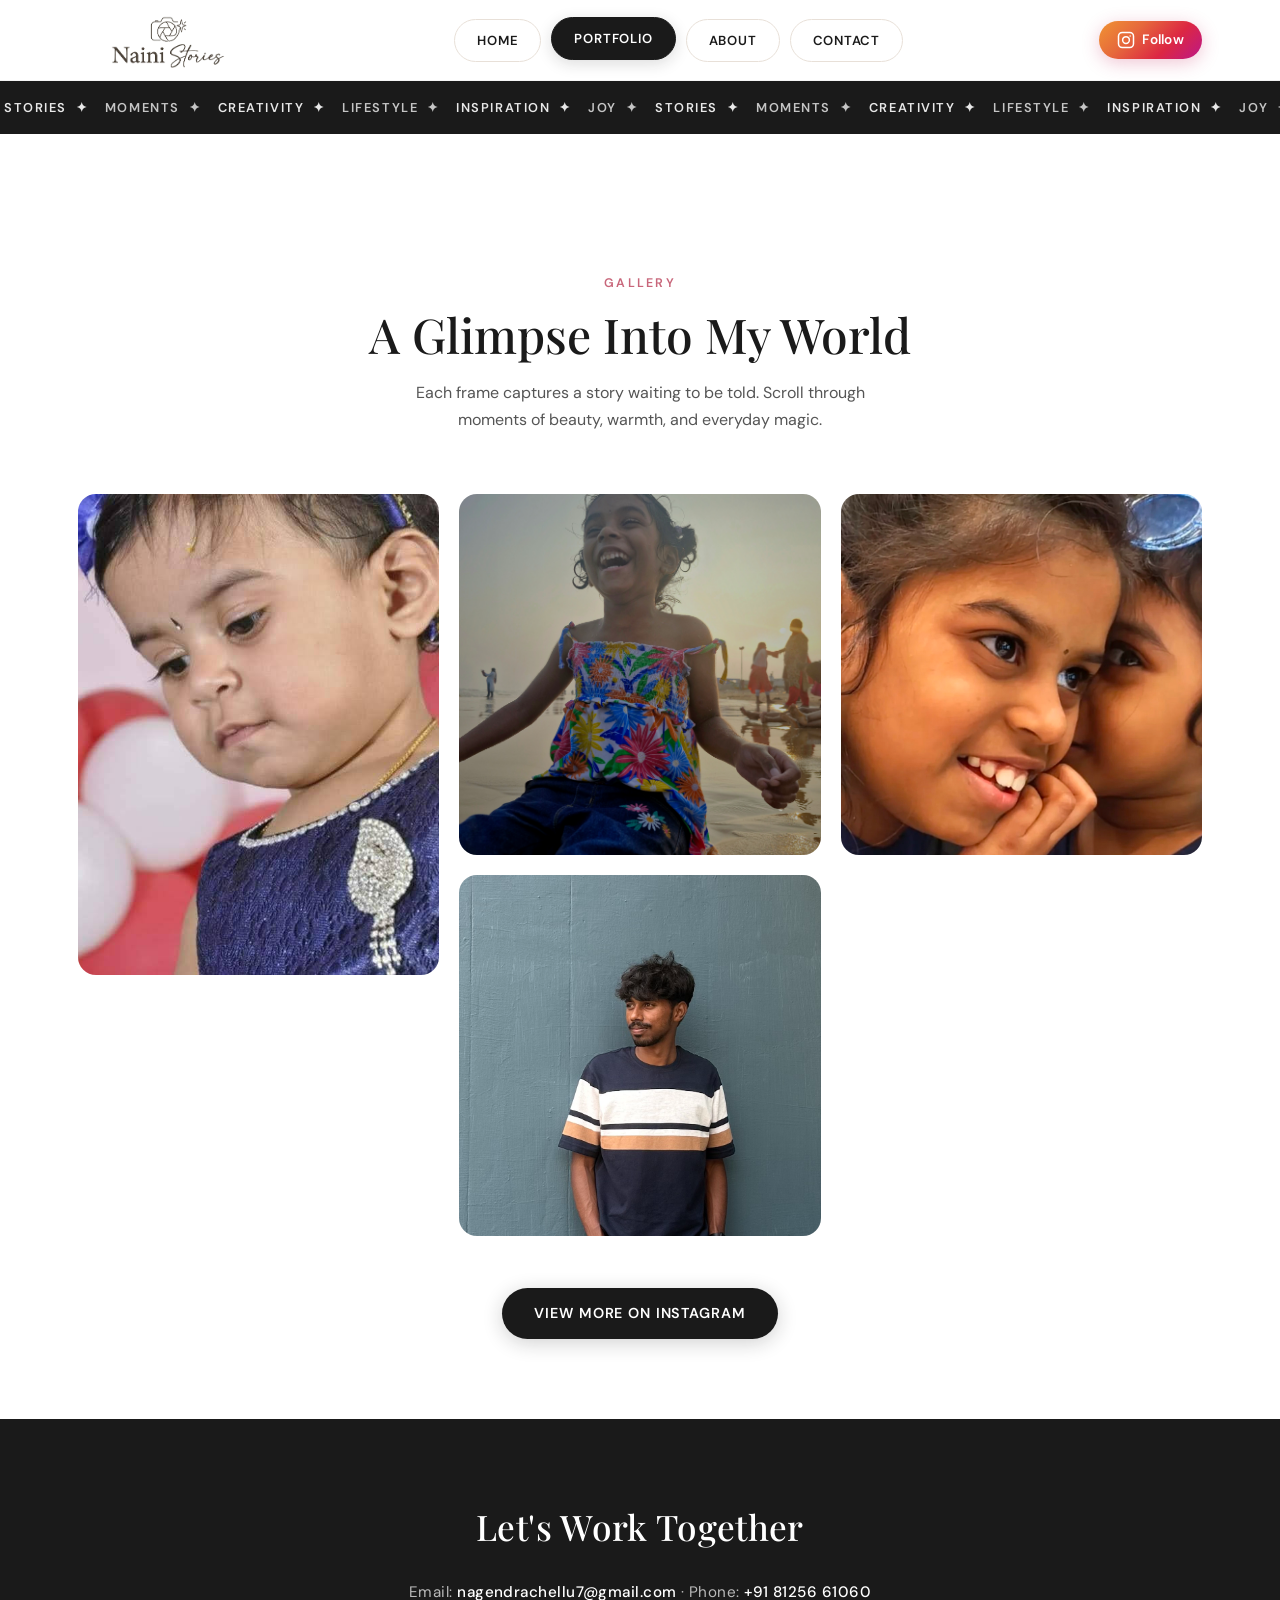
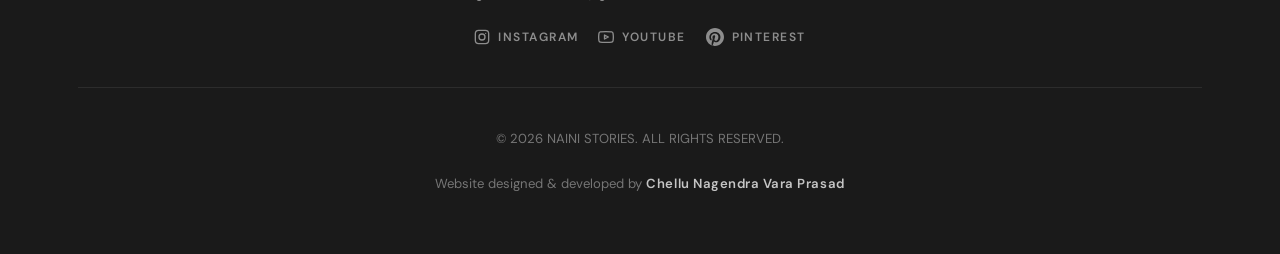
<file: portfolio.html>
<!DOCTYPE html>
<html lang="en">

<head>
  <meta charset="UTF-8" />
  <meta name="viewport" content="width=device-width, initial-scale=1.0" />
  <meta name="description"
    content="Naini Stories – Sharing Stories, Moments & Creativity. A lifestyle content creator bringing you beautiful moments, stories, and creative inspiration." />
  <meta name="keywords" content="Naini Stories, lifestyle, Instagram, creativity, stories, moments, content creator" />
  <meta property="og:title" content="Naini Stories" />
  <meta property="og:description" content="Sharing Stories, Moments & Creativity" />
  <meta property="og:image" content="hero.png" />
  <meta property="og:type" content="website" />
  <title>Naini Stories</title>

  <!-- Google Fonts: Playfair Display (serif) + DM Sans (sans) -->
  <link rel="preconnect" href="https://fonts.googleapis.com" />
  <link rel="preconnect" href="https://fonts.gstatic.com" crossorigin />
  <link
    href="https://fonts.googleapis.com/css2?family=Playfair+Display:ital,wght@0,400;0,500;0,600;0,700;1,400;1,500&family=DM+Sans:wght@300;400;500;600&family=Cormorant+Garamond:ital,wght@0,300;0,400;1,300;1,400&display=swap"
    rel="stylesheet" />

  <link rel="stylesheet" href="style.css" />
</head>

<body>

  <!-- ═══════════════════════════════════════════
       LOADER
  ══════════════════════════════════════════════ -->
  <div id="loader" role="status" aria-label="Loading Naini Stories">
    <div class="loader-inner">
      <img src="logo.png" alt="Naini Stories logo" class="loader-logo" />
      <div class="loader-bar">
        <div class="loader-progress"></div>
      </div>
    </div>
  </div>

  <!-- ═══════════════════════════════════════════
       NAVIGATION
  ══════════════════════════════════════════════ -->
  <header id="site-header" role="banner">
    <nav class="nav-wrap" aria-label="Main navigation">
      <!-- Logo -->
      <a href="index.html" class="nav-logo" id="nav-logo" aria-label="Naini Stories Home">
        <img src="logo.png" alt="Naini Stories logo" class="nav-logo-img" onerror="this.style.display='none'" />
      </a>

      <!-- Desktop nav links -->
      <ul class="nav-links" id="nav-links" role="list">
        <li><a href="index.html" class="nav-link" id="nav-home">Home</a></li>
        <li><a href="portfolio.html" class="nav-link active" id="nav-portfolio">Portfolio</a></li>
        <li><a href="about.html" class="nav-link" id="nav-about">About</a></li>
        <li><a href="contact.html" class="nav-link" id="nav-contact">Contact</a></li>
      </ul>

      <!-- Right actions -->
      <div class="nav-actions">
        <a href="https://www.instagram.com/naini_.stories?igsh=b200Y3k2dm5yeWFx" target="_blank"
          rel="noopener noreferrer" class="nav-instagram" id="nav-instagram-btn" aria-label="Follow on Instagram">
          <svg width="18" height="18" viewBox="0 0 24 24" fill="none" stroke="currentColor" stroke-width="2"
            stroke-linecap="round" stroke-linejoin="round" aria-hidden="true">
            <rect x="2" y="2" width="20" height="20" rx="5" ry="5" />
            <circle cx="12" cy="12" r="4.5" />
            <circle cx="17.5" cy="6.5" r="1" fill="currentColor" stroke="none" />
          </svg>
          <span>Follow</span>
        </a>

        <!-- Hamburger -->
        <button class="hamburger" id="hamburger" aria-label="Toggle menu" aria-expanded="false"
          aria-controls="mobile-menu">
          <span class="ham-line"></span>
          <span class="ham-line"></span>
          <span class="ham-line"></span>
        </button>
      </div>
    </nav>

    <!-- Mobile Menu -->
    <div class="mobile-menu" id="mobile-menu" role="dialog" aria-label="Mobile navigation">
      <div class="mobile-menu-drawer">
        <ul role="list">
          <li style="--i:1"><a href="index.html" class="mob-link" id="mob-home">Home</a></li>
          <li style="--i:2"><a href="portfolio.html" class="mob-link active" id="mob-portfolio">Portfolio</a></li>
          <li style="--i:3"><a href="about.html" class="mob-link" id="mob-about">About</a></li>
          <li style="--i:4"><a href="contact.html" class="mob-link" id="mob-contact">Contact</a></li>
        </ul>
        <a href="https://www.instagram.com/naini_.stories?igsh=b200Y3k2dm5yeWFx" target="_blank" rel="noopener noreferrer"
          class="mob-instagram" id="mob-instagram-btn">Follow on Instagram</a>
      </div>
    </div>
  </header>

  <!-- ═══════════════════════════════════════════
       MARQUEE STRIP
  ══════════════════════════════════════════════ -->
  <div class="marquee-strip" aria-hidden="true">
    <div class="marquee-track">
      <span>Stories &nbsp;✦&nbsp;</span>
      <span>Moments &nbsp;✦&nbsp;</span>
      <span>Creativity &nbsp;✦&nbsp;</span>
      <span>Lifestyle &nbsp;✦&nbsp;</span>
      <span>Inspiration &nbsp;✦&nbsp;</span>
      <span>Joy &nbsp;✦&nbsp;</span>
      <span>Stories &nbsp;✦&nbsp;</span>
      <span>Moments &nbsp;✦&nbsp;</span>
      <span>Creativity &nbsp;✦&nbsp;</span>
      <span>Lifestyle &nbsp;✦&nbsp;</span>
      <span>Inspiration &nbsp;✦&nbsp;</span>
      <span>Joy &nbsp;✦&nbsp;</span>
    </div>
  </div>

  <!-- ═══════════════════════════════════════════
       PORTFOLIO / GALLERY
  ══════════════════════════════════════════════ -->
  <section id="portfolio" class="section portfolio-section" aria-labelledby="portfolio-heading"
    style="padding-top: 140px; min-height: 80vh;">
    <div class="section-header reveal">
      <p class="section-eyebrow">Gallery</p>
      <h2 class="section-title" id="portfolio-heading">A Glimpse Into My World</h2>
      <p class="section-desc">Each frame captures a story waiting to be told. Scroll through moments of beauty, warmth,
        and everyday magic.</p>
    </div>

    <div class="portfolio-grid">
      <div class="portfolio-item portfolio-large reveal">
        <div class="portfolio-img-wrap">
          <img src="image1.jpg" alt="Naini laughing joyfully at the beach" loading="lazy" />
          <div class="portfolio-overlay">
            <p class="portfolio-caption">Morning Moments</p>
            <p class="portfolio-tag">Lifestyle</p>
          </div>
        </div>
      </div>

      <div class="portfolio-item reveal delay-1">
        <div class="portfolio-img-wrap">
          <img src="image2.jpg" alt="Naini at birthday celebration in purple lehenga" loading="lazy" />
          <div class="portfolio-overlay">
            <p class="portfolio-caption">Golden Hour</p>
            <p class="portfolio-tag">Nature</p>
          </div>
        </div>
      </div>

      <div class="portfolio-item reveal delay-2">
        <div class="portfolio-img-wrap">
          <img src="image3.jpg" alt="Naini as a baby with blue flower headband" loading="lazy" />
          <div class="portfolio-overlay">
            <p class="portfolio-caption">Cozy Corner</p>
            <p class="portfolio-tag">Aesthetic</p>
          </div>
        </div>
      </div>

      <div class="portfolio-item reveal delay-3">
        <div class="portfolio-img-wrap">
          <img src="image.png" alt="Naini Stories – beautiful moments" loading="lazy" />
          <div class="portfolio-overlay">
            <p class="portfolio-caption">Garden Stories</p>
            <p class="portfolio-tag">Moments</p>
          </div>
        </div>
      </div>
    </div>

    <div class="portfolio-cta reveal">
      <a href="https://www.instagram.com/naini_.stories?igsh=b200Y3k2dm5yeWFx" target="_blank" rel="noopener noreferrer"
        class="btn btn-dark" id="portfolio-instagram-btn">View More on Instagram</a>
    </div>
  </section>

  <!-- ═══════════════════════════════════════════
       FOOTER
  ══════════════════════════════════════════════ -->
  <footer class="site-footer" id="footer" role="contentinfo">
    <div class="footer-inner">
      <!-- Heading -->
      <h2 class="footer-heading">Let's Work Together</h2>

      <!-- Contact info -->
      <p class="footer-contact-info">
        Email: <a href="mailto:nagendrachellu7@gmail.com">nagendrachellu7@gmail.com</a>
        <span class="footer-dot">·</span>
        Phone: <a href="tel:+918125661060">+91 81256 61060</a>
      </p>

      <!-- Social icons row -->
      <div class="footer-socials">
        <a href="https://www.instagram.com/naini_.stories?igsh=b200Y3k2dm5yeWFx" target="_blank"
          rel="noopener noreferrer" class="footer-social-link" id="footer-instagram" aria-label="Instagram">
          <svg width="16" height="16" viewBox="0 0 24 24" fill="none" stroke="currentColor" stroke-width="2"
            stroke-linecap="round" stroke-linejoin="round" aria-hidden="true">
            <rect x="2" y="2" width="20" height="20" rx="5" ry="5" />
            <circle cx="12" cy="12" r="4.5" />
            <circle cx="17.5" cy="6.5" r="1" fill="currentColor" stroke="none" />
          </svg>
          <span>INSTAGRAM</span>
        </a>
        <a href="https://www.youtube.com/@NainishaChellu" target="_blank" rel="noopener noreferrer"
          class="footer-social-link" id="footer-youtube" aria-label="YouTube">
          <svg width="16" height="16" viewBox="0 0 24 24" fill="none" stroke="currentColor" stroke-width="2"
            stroke-linecap="round" stroke-linejoin="round" aria-hidden="true">
            <path
              d="M22.54 6.42a2.78 2.78 0 0 0-1.95-1.96C18.88 4 12 4 12 4s-6.88 0-8.59.46A2.78 2.78 0 0 0 1.46 6.42 29 29 0 0 0 1 12a29 29 0 0 0 .46 5.58 2.78 2.78 0 0 0 1.95 1.96C5.12 20 12 20 12 20s6.88 0 8.59-.46a2.78 2.78 0 0 0 1.95-1.96A29 29 0 0 0 23 12a29 29 0 0 0-.46-5.58z" />
            <polygon points="9.75 15.02 15.5 12 9.75 8.98 9.75 15.02" />
          </svg>
          <span>YOUTUBE</span>
        </a>
        <a href="https://pin.it/2Hyz7u1Kk" target="_blank" rel="noopener noreferrer" class="footer-social-link"
          id="footer-pinterest" aria-label="Pinterest">
          <svg width="18" height="18" viewBox="0 0 24 24" fill="currentColor" stroke="none" aria-hidden="true">
            <path
              d="M12 0C5.37 0 0 5.37 0 12c0 5.08 3.16 9.42 7.62 11.17-.1-.95-.19-2.4.04-3.43.21-.93 1.35-5.72 1.35-5.72s-.34-.69-.34-1.71c0-1.61.93-2.81 2.09-2.81 1.01 0 1.47.74 1.47 1.63 0 1.02-.64 2.53-.97 3.94-.27 1.14.57 2.07 1.69 2.07 2.03 0 3.59-2.14 3.59-5.23 0-2.73-1.96-4.64-4.76-4.64-3.24 0-5.14 2.43-5.14 4.94 0 .98.38 2.03.85 2.6.09.12.11.22.08.33l-.33 1.35c-.05.21-.17.25-.39.15-1.44-.67-2.34-2.78-2.34-4.47 0-3.64 2.65-6.98 7.63-6.98 4.01 0 7.12 2.85 7.12 6.66 0 3.98-2.51 7.18-5.99 7.18-1.17 0-2.27-.61-2.64-1.33 0 0-.58 2.2-.72 2.74-.26.97-.96 2.18-1.43 2.94C10.16 23.83 11.06 24 12 24c6.63 0 12-5.37 12-12S18.63 0 12 0z" />
          </svg>
          <span>PINTEREST</span>
        </a>
      </div>

      <div class="footer-divider" role="separator"></div>

      <!-- Copyright -->
      <p class="footer-copy">© 2026 NAINI STORIES. ALL RIGHTS RESERVED.</p>

      <!-- Credit -->
      <p class="footer-credit">
        Website designed &amp; developed by <strong>Chellu Nagendra Vara Prasad</strong>
      </p>
    </div>
  </footer>

  <!-- Back to top -->
  <button class="back-to-top" id="back-to-top" aria-label="Back to top" title="Back to top">↑</button>

  <script src="script.js"></script>
</body>

</html>
</file>
<file: style.css>
/* ============================================================
   NAINI STORIES – style.css
   Design: Clean, Elegant, Serif Typography, Professional
   ============================================================ */

/* ── RESET ──────────────────────────────────────────────────── */
*, *::before, *::after { box-sizing: border-box; margin: 0; padding: 0; }
html { scroll-behavior: smooth; font-size: 16px; }
body {
  font-family: 'DM Sans', sans-serif;
  background: #fff;
  color: #1a1a1a;
  overflow-x: hidden;
  line-height: 1.6;
}
a { text-decoration: none; color: inherit; }
img { display: block; max-width: 100%; height: auto; }
button { font-family: inherit; cursor: pointer; border: none; background: none; }
ul { list-style: none; }

/* ── SCROLLBAR ──────────────────────────────────────────────── */
::-webkit-scrollbar { width: 5px; }
::-webkit-scrollbar-track { background: #f9f4f0; }
::-webkit-scrollbar-thumb { background: #d4b8a8; border-radius: 99px; }

/* ── DESIGN TOKENS ──────────────────────────────────────────── */
:root {
  --sand:       #f9f4ef;
  --sand-dark:  #f0e8e0;
  --rose:       #c8667a;
  --rose-dark:  #a84f63;
  --rose-lt:    #f5dfe4;
  --gold:       #b8956a;
  --text:       #1a1a1a;
  --text-2:     #555;
  --text-3:     #888;
  --border:     #e8e0d8;
  --white:      #ffffff;

  --font-serif: 'Playfair Display', Georgia, serif;
  --font-italic:'Cormorant Garamond', Georgia, serif;
  --font-sans:  'DM Sans', sans-serif;

  --ease: cubic-bezier(0.25, 0.46, 0.45, 0.94);
  --ease-back: cubic-bezier(0.34, 1.56, 0.64, 1);
  --tr: 0.35s var(--ease);
}

/* ── LOADER ─────────────────────────────────────────────────── */
#loader {
  position: fixed;
  inset: 0;
  z-index: 9999;
  background: #fff;
  display: flex;
  align-items: center;
  justify-content: center;
  transition: opacity 0.7s var(--ease), visibility 0.7s;
}
#loader.hidden { opacity: 0; visibility: hidden; pointer-events: none; }

.loader-inner {
  display: flex;
  flex-direction: column;
  align-items: center;
  gap: 14px;
}

.loader-logo {
  width: 280px;
  height: 100px;
  object-fit: contain;
  object-position: center;
}
@keyframes loaderSpin { to { transform: rotate(360deg); } }

.loader-name {
  font-family: var(--font-serif);
  font-size: 1.4rem;
  font-weight: 600;
  color: var(--text);
  letter-spacing: 0.04em;
  opacity: 0;
  animation: fadeUp 0.6s 0.3s var(--ease) forwards;
}
@keyframes fadeUp { from { opacity:0; transform:translateY(10px); } to { opacity:1; transform:none; } }

.loader-bar {
  width: 120px;
  height: 2px;
  background: var(--border);
  border-radius: 99px;
  overflow: hidden;
}
.loader-progress {
  height: 100%;
  background: linear-gradient(to right, var(--rose), var(--gold));
  border-radius: 99px;
  animation: loadBar 1.1s 0.2s var(--ease) forwards;
}
@keyframes loadBar { from { width: 0; } to { width: 100%; } }

/* ── HEADER / NAV ───────────────────────────────────────────── */
#site-header {
  position: fixed;
  top: 0; left: 0; right: 0;
  z-index: 100;
  background: rgba(255,255,255,0.92);
  backdrop-filter: blur(14px);
  -webkit-backdrop-filter: blur(14px);
  border-bottom: 1px solid transparent;
  transition: border-color 0.3s, box-shadow 0.3s;
}
#site-header.scrolled {
  border-bottom-color: var(--border);
  box-shadow: 0 2px 24px rgba(0,0,0,0.06);
}

.nav-wrap {
  width: 100%;
  max-width: 1180px;
  margin: 0 auto;
  padding: 0 28px;
  height: 80px;
  display: flex;
  align-items: center;
  justify-content: space-between;
  gap: 32px;
}

/* Logo */
.nav-logo {
  display: flex;
  align-items: center;
  gap: 10px;
  flex-shrink: 0;
}
.nav-logo-img {
  width: 180px;
  height: 56px;
  object-fit: contain;
  object-position: center;
}
.nav-logo-text {
  display: none; /* logo image already includes the brand name */
}

/* Desktop links */
.nav-links {
  display: flex;
  align-items: center;
  gap: 10px;
  flex: 1;
  justify-content: center;
}
.nav-link {
  font-size: 0.82rem;
  font-weight: 600;
  color: var(--text);
  padding: 10px 22px;
  border-radius: 99px;
  letter-spacing: 0.06em;
  text-transform: uppercase;
  transition: var(--tr), transform 0.25s var(--ease-back), box-shadow 0.3s;
  border: 1.5px solid var(--border);
  background: var(--white);
  display: inline-flex;
  align-items: center;
  justify-content: center;
}
.nav-link:hover, .nav-link.active {
  background: var(--text);
  color: var(--white);
  border-color: var(--text);
  transform: translateY(-2px);
  box-shadow: 0 4px 15px rgba(26,26,26,0.15);
}

/* Nav actions */
.nav-actions {
  display: flex;
  align-items: center;
  gap: 12px;
  flex-shrink: 0;
}

.nav-instagram {
  display: flex;
  align-items: center;
  gap: 7px;
  font-size: 0.85rem;
  font-weight: 600;
  color: var(--white);
  background: linear-gradient(135deg, #f09433, #e6683c, #dc2743, #bc1888);
  padding: 8px 18px;
  border-radius: 99px;
  transition: var(--tr), transform 0.25s var(--ease-back);
  box-shadow: 0 4px 18px rgba(200,50,100,0.28);
  letter-spacing: 0.02em;
}
.nav-instagram:hover { transform: translateY(-2px); box-shadow: 0 8px 28px rgba(200,50,100,0.38); }

/* Hamburger */
.hamburger {
  display: none;
  flex-direction: column;
  justify-content: center;
  align-items: center;
  gap: 5px;
  width: 44px;
  height: 44px;
  padding: 0;
  cursor: pointer;
  border-radius: 99px;
  transition: background 0.2s;
  z-index: 101;
}

.hamburger:hover { background: rgba(0,0,0,0.04); }

.ham-line {
  display: block;
  width: 22px;
  height: 2px;
  background: var(--text);
  border-radius: 99px;
  transition: var(--tr);
  transform-origin: center;
}
.hamburger.open .ham-line:nth-child(1) { transform: translateY(7px) rotate(45deg); }
.hamburger.open .ham-line:nth-child(2) { opacity: 0; transform: scaleX(0); }
.hamburger.open .ham-line:nth-child(3) { transform: translateY(-7px) rotate(-45deg); }

/* ── PREMIUM SIDE DRAWER (INSTAGRAM-STYLE) ── */
.mobile-menu {
  position: fixed;
  inset: 0;
  background: rgba(0,0,0,0.4);
  backdrop-filter: blur(8px);
  -webkit-backdrop-filter: blur(8px);
  z-index: 1000;
  opacity: 0;
  visibility: hidden;
  pointer-events: none;
  transition: opacity 0.4s ease, visibility 0.4s;
  display: flex;
  justify-content: flex-end;
}

.mobile-menu-drawer {
  width: 300px;
  height: 100vh;
  background: #fcfaf7; /* Premium soft beige */
  box-shadow: -15px 0 50px rgba(0,0,0,0.15);
  transform: translateX(100%);
  transition: transform 0.45s cubic-bezier(0.34, 1.56, 0.64, 1);
  display: flex;
  flex-direction: column;
  padding: 100px 32px 40px;
  overflow-y: auto;
  position: relative;
}

@media (max-width: 640px) {
  .mobile-menu-drawer { width: 85%; }
}

.mobile-menu.open {
  opacity: 1;
  visibility: visible;
  pointer-events: auto;
}

.mobile-menu.open .mobile-menu-drawer {
  transform: translateX(0);
}

.mobile-menu ul {
  display: flex;
  flex-direction: column;
  gap: 16px;
  width: 100%;
}

.mobile-menu li {
  width: 100%;
  opacity: 0;
  transform: translateX(20px);
  transition: opacity 0.4s ease, transform 0.4s cubic-bezier(0.19, 1, 0.22, 1);
  transition-delay: calc(0.1s + (var(--i) * 0.05s));
}

.mobile-menu.open li {
  opacity: 1;
  transform: translateX(0);
}

.mob-link {
  font-family: var(--font-sans);
  font-size: 1.1rem;
  font-weight: 700;
  color: var(--text);
  letter-spacing: 0.05em;
  text-transform: uppercase;
  padding: 18px 24px;
  border-radius: 16px;
  border: 1px solid rgba(0,0,0,0.05);
  background: rgba(255,255,255,0.5);
  display: flex;
  align-items: center;
  justify-content: center;
  transition: all 0.3s var(--ease);
  position: relative;
}

.mob-link:hover, .mob-link.active {
  background: var(--text);
  color: #fff;
  border-color: var(--text);
  transform: translateX(-4px);
  box-shadow: 0 8px 20px rgba(0,0,0,0.15);
}

.mob-instagram {
  margin-top: 32px;
  font-size: 0.95rem;
  font-weight: 800;
  color: var(--white);
  background: linear-gradient(135deg, #f09433, #dc2743, #bc1888);
  padding: 16px 32px;
  border-radius: 99px;
  letter-spacing: 0.06em;
  text-transform: uppercase;
  text-align: center;
  transition: all 0.3s var(--ease);
  box-shadow: 0 10px 30px rgba(220, 39, 67, 0.25);
  opacity: 0;
  transform: translateY(10px);
  transition-delay: 0.4s;
}

.mobile-menu.open .mob-instagram {
  opacity: 1;
  transform: translateY(0);
}

.mob-instagram:hover {
  transform: translateY(-3px) scale(1.02);
  box-shadow: 0 15px 35px rgba(220, 39, 67, 0.35);
}

/* Prevent Body Scroll */
body.menu-open {
  overflow: hidden;
}

.mob-link {
  font-family: var(--font-sans);
  font-size: 1.1rem;
  font-weight: 600;
  color: var(--text);
  letter-spacing: 0.05em;
  text-transform: uppercase;
  transition: var(--tr), transform 0.25s var(--ease-back), box-shadow 0.3s;
  padding: 14px 40px;
  border-radius: 99px;
  border: 1.5px solid var(--border);
  background: var(--white);
  display: inline-flex;
  min-width: 200px;
  align-items: center;
  justify-content: center;
}
.mob-link:hover {
  background: var(--text);
  color: var(--white);
  border-color: var(--text);
  transform: translateY(-2px);
  box-shadow: 0 4px 15px rgba(26,26,26,0.15);
}

.mob-instagram {
  margin-top: 24px;
  font-size: 0.9rem;
  font-weight: 600;
  color: var(--white);
  background: linear-gradient(135deg, #f09433, #dc2743, #bc1888);
  padding: 12px 32px;
  border-radius: 99px;
  letter-spacing: 0.05em;
  text-transform: uppercase;
  transition: var(--tr);
}

/* ── BUTTONS ────────────────────────────────────────────────── */
.btn {
  display: inline-flex;
  align-items: center;
  gap: 8px;
  font-family: var(--font-sans);
  font-size: 0.9rem;
  font-weight: 600;
  letter-spacing: 0.06em;
  text-transform: uppercase;
  padding: 14px 32px;
  border-radius: 99px;
  cursor: pointer;
  transition: var(--tr), transform 0.25s var(--ease-back), box-shadow 0.3s;
  white-space: nowrap;
}
.btn:hover { transform: translateY(-3px); }
.btn:active { transform: translateY(-1px) scale(0.98); }

.btn-dark {
  background: var(--text);
  color: var(--white);
  box-shadow: 0 4px 20px rgba(26,26,26,0.2);
}
.btn-dark:hover { background: #333; box-shadow: 0 10px 32px rgba(26,26,26,0.28); }

.btn-outline {
  background: transparent;
  color: var(--text);
  border: 1.5px solid var(--text);
}
.btn-outline:hover { background: var(--text); color: #fff; }

/* ── REVEAL ANIMATION ───────────────────────────────────────── */
.reveal {
  opacity: 0;
  transform: translateY(32px);
  transition: opacity 0.8s var(--ease), transform 0.8s var(--ease);
}
.reveal.visible { opacity: 1; transform: none; }
.delay-1 { transition-delay: 0.15s !important; }
.delay-2 { transition-delay: 0.30s !important; }
.delay-3 { transition-delay: 0.45s !important; }

/* ── SECTION SHARED ─────────────────────────────────────────── */
.section { padding: 100px 28px; max-width: 1180px; margin: 0 auto; }

.section-header { text-align: center; margin-bottom: 60px; }

.section-eyebrow {
  font-size: 0.78rem;
  font-weight: 600;
  letter-spacing: 0.18em;
  text-transform: uppercase;
  color: var(--rose);
  margin-bottom: 12px;
}

.section-title {
  font-family: var(--font-serif);
  font-size: clamp(2rem, 4vw, 3rem);
  font-weight: 500;
  color: var(--text);
  line-height: 1.2;
  margin-bottom: 16px;
}

.section-desc {
  font-size: 1rem;
  color: var(--text-2);
  max-width: 520px;
  margin: 0 auto;
  line-height: 1.7;
}

/* ── HERO ───────────────────────────────────────────────────── */
.hero {
  min-height: 100vh;
  padding: 120px 28px 80px;
  max-width: 1180px;
  margin: 0 auto;
  display: grid;
  grid-template-columns: 1fr 1fr;
  align-items: center;
  gap: 70px;
}

.hero-text { display: flex; flex-direction: column; gap: 20px; }

.hero-eyebrow {
  font-family: var(--font-italic);
  font-style: italic;
  font-size: 1.5rem;
  color: var(--text-2);
  font-weight: 300;
}

.hero-title {
  font-family: var(--font-serif);
  font-size: clamp(3rem, 6vw, 5.5rem);
  font-weight: 500;
  line-height: 1.08;
  color: var(--text);
  letter-spacing: -0.02em;
}

.hero-subtitle {
  font-family: var(--font-italic);
  font-style: italic;
  font-size: clamp(1.2rem, 2.5vw, 1.8rem);
  color: var(--text-2);
  font-weight: 300;
  line-height: 1.4;
}

.hero-desc {
  font-size: 0.95rem;
  color: var(--text-3);
  line-height: 1.75;
  max-width: 380px;
}

.hero-ctas {
  display: flex;
  flex-wrap: wrap;
  gap: 14px;
  margin-top: 8px;
}

/* Hero Image */
.hero-image-wrap {
  position: relative;
}

.hero-image-frame {
  position: relative;
  border-radius: 20px;
  overflow: hidden;
  box-shadow: 0 24px 80px rgba(0,0,0,0.12);
  aspect-ratio: 4/5;
}

.hero-img {
  width: 100%;
  height: 100%;
  object-fit: cover;
  object-position: center;
  background: var(--sand-dark);
  transition: transform 0.7s var(--ease);
}
.hero-image-frame:hover .hero-img { transform: scale(1.03); }

.hero-image-badge {
  position: absolute;
  bottom: 20px;
  left: 20px;
  background: rgba(255,255,255,0.92);
  backdrop-filter: blur(12px);
  border-radius: 99px;
  padding: 8px 16px;
  display: flex;
  align-items: center;
  gap: 8px;
  font-size: 0.82rem;
  font-weight: 600;
  color: var(--text);
  box-shadow: 0 4px 16px rgba(0,0,0,0.1);
}

/* Floating card */
.hero-float-card {
  position: absolute;
  top: -20px;
  right: -30px;
  background: var(--white);
  border-radius: 16px;
  padding: 16px 20px;
  display: flex;
  align-items: center;
  gap: 12px;
  box-shadow: 0 8px 36px rgba(0,0,0,0.10);
  animation: floatBob 4s ease-in-out infinite;
}
@keyframes floatBob {
  0%, 100% { transform: translateY(0); }
  50%       { transform: translateY(-8px); }
}
.float-card-emoji { font-size: 1.8rem; }
.float-card-title { font-weight: 600; font-size: 0.9rem; color: var(--text); }
.float-card-sub   { font-size: 0.75rem; color: var(--text-3); margin-top: 2px; }

/* ── MARQUEE STRIP ──────────────────────────────────────────── */
.marquee-strip {
  background: var(--text);
  overflow: hidden;
  padding: 14px 0;
  white-space: nowrap;
  margin-top: 80px;
}
.marquee-track {
  display: inline-block;
  animation: marqueeScroll 22s linear infinite;
}
.marquee-track span {
  display: inline-block;
  font-size: 0.8rem;
  font-weight: 600;
  letter-spacing: 0.12em;
  text-transform: uppercase;
  color: rgba(255,255,255,0.75);
  padding: 0 4px;
}
.marquee-track span:nth-child(odd)  { color: rgba(255,255,255,0.9); }
@keyframes marqueeScroll { from { transform: translateX(0); } to { transform: translateX(-50%); } }

/* ── PORTFOLIO ──────────────────────────────────────────────── */
.portfolio-section { padding-bottom: 80px; }

.portfolio-grid {
  display: grid;
  grid-template-columns: repeat(3, 1fr);
  grid-template-rows: auto auto;
  gap: 20px;
}

.portfolio-item { border-radius: 18px; overflow: hidden; }
.portfolio-large {
  grid-column: 1;
  grid-row: 1 / 3;
  aspect-ratio: 3/4;
}

.portfolio-img-wrap {
  position: relative;
  overflow: hidden;
  width: 100%;
  height: 100%;
  background: var(--sand-dark);
  display: flex;
  align-items: center;
  justify-content: center;
}

/* Non-large portfolio items get a square aspect ratio */
.portfolio-item:not(.portfolio-large) .portfolio-img-wrap {
  aspect-ratio: 1/1;
}

.portfolio-item img {
  width: 100%;
  height: 100%;
  object-fit: cover;
  object-position: center;
  transition: transform 0.6s var(--ease);
}
.portfolio-item:hover img { transform: scale(1.06); }

.portfolio-overlay {
  position: absolute;
  inset: 0;
  background: linear-gradient(to top, rgba(0,0,0,0.60) 0%, transparent 55%);
  opacity: 0;
  transition: opacity 0.4s var(--ease);
  display: flex;
  flex-direction: column;
  justify-content: flex-end;
  padding: 22px;
  z-index: 2;
}
.portfolio-item:hover .portfolio-overlay { opacity: 1; }

.portfolio-caption {
  font-family: var(--font-serif);
  font-size: 1.1rem;
  font-weight: 500;
  color: #fff;
}
.portfolio-tag {
  font-size: 0.72rem;
  font-weight: 600;
  letter-spacing: 0.12em;
  text-transform: uppercase;
  color: rgba(255,255,255,0.7);
  margin-top: 4px;
}

.portfolio-cta {
  text-align: center;
  margin-top: 52px;
}

/* ── ABOUT ──────────────────────────────────────────────────── */
.about-section {
  background: var(--sand);
  max-width: 100%;
  padding: 100px 28px;
}

.about-section > .about-inner,
.about-section {
  display: grid;
}

.about-section {
  display: grid;
  grid-template-columns: 1fr;
}

/* Use inner wrapper */
.about-section {
  --about-pad: 28px;
}

/* The content is split into 2 cols via flexbox on the section itself */
.about-section {
  display: flex;
  gap: 80px;
  align-items: center;
  max-width: 1180px;
  margin: 0 auto;
}

.about-image-col {
  flex: 1;
  display: flex;
  flex-direction: column;
  gap: 20px;
}

.about-img-frame {
  border-radius: 20px;
  overflow: hidden;
  aspect-ratio: 3/4;
  box-shadow: 0 20px 60px rgba(0,0,0,0.10);
}
.about-img { width: 100%; height: 100%; object-fit: cover; object-position: center; background: var(--sand-dark); }

.about-stats {
  display: grid;
  grid-template-columns: 1fr 1fr;
  gap: 14px;
}

.stat-card {
  background: var(--white);
  border-radius: 14px;
  padding: 18px 20px;
  display: flex;
  flex-direction: column;
  gap: 4px;
  box-shadow: 0 4px 20px rgba(0,0,0,0.06);
}
.stat-num {
  font-family: var(--font-serif);
  font-size: 2rem;
  font-weight: 600;
  color: var(--text);
}
.stat-label {
  font-size: 0.78rem;
  color: var(--text-3);
  font-weight: 500;
  letter-spacing: 0.05em;
}

.about-text-col {
  flex: 1.2;
  display: flex;
  flex-direction: column;
  gap: 20px;
}

.about-lead {
  font-family: var(--font-italic);
  font-style: italic;
  font-size: 1.35rem;
  color: var(--text-2);
  line-height: 1.6;
  font-weight: 300;
}

.about-body {
  font-size: 0.97rem;
  color: var(--text-2);
  line-height: 1.8;
}

.about-values {
  display: flex;
  flex-direction: column;
  gap: 16px;
  margin: 4px 0;
}

.about-values li {
  display: flex;
  align-items: flex-start;
  gap: 14px;
}

.value-icon {
  font-size: 1.4rem;
  flex-shrink: 0;
  margin-top: 2px;
}

.about-values strong {
  display: block;
  font-size: 0.9rem;
  font-weight: 600;
  color: var(--text);
  margin-bottom: 2px;
}
.about-values p {
  font-size: 0.84rem;
  color: var(--text-3);
  line-height: 1.5;
}

/* ── LINKS SECTION ──────────────────────────────────────────── */
.links-section {
  background: var(--white);
  padding: 100px 28px;
  max-width: 100%;
}

.links-section .section-header,
.links-section .links-grid {
  max-width: 760px;
  margin-left: auto;
  margin-right: auto;
}

.links-grid {
  display: flex;
  flex-direction: column;
  gap: 14px;
}

.link-card {
  display: flex;
  align-items: center;
  gap: 18px;
  padding: 20px 24px;
  border-radius: 16px;
  border: 1.5px solid var(--border);
  background: var(--white);
  transition: var(--tr), transform 0.3s var(--ease-back), box-shadow 0.3s;
  cursor: pointer;
}
.link-card:hover {
  transform: translateX(8px);
  box-shadow: 0 8px 36px rgba(0,0,0,0.08);
  border-color: var(--rose-lt);
}

.link-card-icon {
  width: 50px; height: 50px;
  border-radius: 14px;
  display: flex; align-items: center; justify-content: center;
  flex-shrink: 0;
  transition: transform 0.3s var(--ease-back);
}
.link-card:hover .link-card-icon { transform: scale(1.1) rotate(-5deg); }

.link-card--instagram .link-card-icon { background: linear-gradient(135deg, #f09433, #dc2743, #bc1888); color:#fff; }
.link-card--youtube   .link-card-icon { background: linear-gradient(135deg, #FF0000, #CC0000); color:#fff; }
.link-card--pinterest .link-card-icon { background: linear-gradient(135deg, #E60023, #BD081C); color:#fff; }
.link-card--blog      .link-card-icon { background: linear-gradient(135deg, #a8edea, #84fab0); color:#2a6a55; }
.link-card--collab    .link-card-icon { background: linear-gradient(135deg, #fccb90, #d57eeb); color:#5a2a6a; }
.link-card--shop      .link-card-icon { background: linear-gradient(135deg, #fbc2eb, #a18cd1); color:#fff; }

.link-card-text {
  flex: 1;
  display: flex;
  flex-direction: column;
  gap: 3px;
}
.link-card-text strong {
  font-size: 1rem;
  font-weight: 600;
  color: var(--text);
}
.link-card-text span {
  font-size: 0.82rem;
  color: var(--text-3);
}

.link-card-arrow {
  font-size: 1.3rem;
  color: var(--text-3);
  transition: transform 0.3s var(--ease-back), color 0.3s;
}
.link-card:hover .link-card-arrow { transform: translateX(4px); color: var(--rose); }

.link-card-badge {
  font-size: 0.68rem;
  font-weight: 700;
  letter-spacing: 0.1em;
  text-transform: uppercase;
  color: var(--text-3);
  background: var(--sand);
  border: 1px solid var(--border);
  border-radius: 99px;
  padding: 4px 12px;
  white-space: nowrap;
}

/* ── CONTACT ────────────────────────────────────────────────── */
.contact-section {
  max-width: 100%;
  padding: 100px 28px;
  background: var(--sand);
}

.contact-inner {
  max-width: 1180px;
  margin: 0 auto;
  display: grid;
  grid-template-columns: 1.1fr 0.9fr;
  gap: 80px;
  align-items: center;
}

.contact-desc {
  font-size: 0.97rem;
  color: var(--text-2);
  line-height: 1.75;
  margin-bottom: 8px;
}

.contact-cards {
  display: flex;
  flex-direction: column;
  gap: 14px;
  margin-top: 16px;
}

.contact-card {
  display: flex;
  align-items: center;
  gap: 16px;
  padding: 18px 22px;
  border-radius: 14px;
  background: var(--white);
  border: 1.5px solid var(--border);
  transition: var(--tr), transform 0.3s var(--ease-back), box-shadow 0.3s;
}
.contact-card:hover {
  transform: translateX(6px);
  box-shadow: 0 8px 30px rgba(0,0,0,0.07);
  border-color: var(--rose-lt);
}

.contact-icon {
  width: 48px; height: 48px;
  border-radius: 12px;
  display: flex; align-items: center; justify-content: center;
  flex-shrink: 0;
  transition: transform 0.3s var(--ease-back);
}
.contact-card:hover .contact-icon { transform: scale(1.08) rotate(-5deg); }

.email-icon     { background: linear-gradient(135deg, #f093fb, #f5576c); color:#fff; }
.phone-icon     { background: linear-gradient(135deg, #4facfe, #00f2fe); color:#fff; }
.instagram-icon { background: linear-gradient(135deg, #f09433, #dc2743, #bc1888); color:#fff; }

.contact-info { flex: 1; display: flex; flex-direction: column; gap: 3px; min-width: 0; }
.contact-label {
  font-size: 0.72rem;
  font-weight: 700;
  letter-spacing: 0.12em;
  text-transform: uppercase;
  color: var(--text-3);
}
.contact-value {
  font-size: 0.9rem;
  font-weight: 500;
  color: var(--text);
  overflow: hidden;
  text-overflow: ellipsis;
  white-space: nowrap;
}

.contact-arrow {
  font-size: 1.2rem;
  color: var(--text-3);
  transition: transform 0.3s var(--ease-back), color 0.3s;
  flex-shrink: 0;
}
.contact-card:hover .contact-arrow { transform: translate(3px,-3px); color: var(--rose); }

/* Contact quote card */
.contact-quote-card {
  position: relative;
  background: var(--white);
  border-radius: 24px;
  padding: 48px 40px;
  overflow: hidden;
  box-shadow: 0 12px 50px rgba(0,0,0,0.08);
}
.quote-mark {
  font-family: var(--font-serif);
  font-size: 8rem;
  color: var(--rose-lt);
  line-height: 0.7;
  display: block;
  margin-bottom: 16px;
}
.quote-text {
  font-family: var(--font-italic);
  font-style: italic;
  font-size: 1.35rem;
  color: var(--text);
  line-height: 1.65;
  font-weight: 300;
  position: relative;
  z-index: 1;
}
.quote-author {
  font-size: 0.85rem;
  font-weight: 600;
  color: var(--rose);
  margin-top: 20px;
  letter-spacing: 0.05em;
  position: relative;
  z-index: 1;
}
.quote-bg-img {
  position: absolute;
  bottom: -40px;
  right: -40px;
  width: 180px;
  height: 180px;
  object-fit: cover;
  border-radius: 50%;
  opacity: 0.08;
  z-index: 0;
}

/* ── FOOTER ─────────────────────────────────────────────────── */
.site-footer {
  background: var(--text);
  color: rgba(255,255,255,0.7);
}

.footer-inner {
  max-width: 1180px;
  margin: 0 auto;
  padding: 80px 28px 60px;
  display: flex;
  flex-direction: column;
  align-items: center;
  text-align: center;
  gap: 24px;
}

.footer-heading {
  font-family: var(--font-serif);
  font-size: 2.2rem;
  font-weight: 500;
  color: #fff;
  letter-spacing: 0.01em;
}

.footer-contact-info {
  font-size: 0.95rem;
  color: rgba(255,255,255,0.7);
  letter-spacing: 0.03em;
}

.footer-contact-info a {
  color: #fff;
  font-weight: 500;
  transition: color 0.3s;
}

.footer-contact-info a:hover {
  color: var(--rose);
}

.footer-socials {
  display: flex;
  align-items: center;
  justify-content: center;
  gap: 20px;
  flex-wrap: wrap;
}

.footer-social-link {
  display: flex;
  align-items: center;
  gap: 8px;
  font-size: 0.75rem;
  font-weight: 600;
  letter-spacing: 0.12em;
  color: rgba(255,255,255,0.5);
  transition: color 0.3s;
}

.footer-social-link:hover {
  color: #fff;
}

.footer-top {
  display: flex;
  align-items: center;
  justify-content: space-between;
  flex-wrap: wrap;
  gap: 24px;
}

.footer-brand {
  display: flex;
  align-items: center;
  gap: 10px;
}
.footer-logo { width: 32px; filter: brightness(10); opacity: 0.85; }
.footer-name {
  font-family: var(--font-serif);
  font-size: 1.1rem;
  font-weight: 600;
  color: #fff;
}
/* Wide logo in footer — invert to show on dark background */
.footer-brand .loader-logo {
  width: 160px;
  height: 52px;
  object-fit: contain;
  filter: invert(1) brightness(2);
  opacity: 0.85;
}
.footer-brand .footer-name { display: none; }

.footer-social-link#footer-instagram:hover { color: #E1306C; }
.footer-social-link#footer-youtube:hover   { color: #FF0000; }
.footer-social-link#footer-pinterest:hover { color: #E60023; }

.footer-nav { display: flex; gap: 6px; flex-wrap: wrap; }
.footer-link {
  font-size: 0.82rem;
  font-weight: 500;
  letter-spacing: 0.08em;
  text-transform: uppercase;
  color: rgba(255,255,255,0.55);
  padding: 8px 14px;
  border-radius: 99px;
  transition: color 0.3s, background 0.3s;
}
.footer-link:hover { color: #fff; background: rgba(255,255,255,0.08); }

.footer-instagram {
  width: 44px; height: 44px;
  border-radius: 99px;
  background: rgba(255,255,255,0.08);
  display: flex; align-items: center; justify-content: center;
  color: rgba(255,255,255,0.7);
  transition: var(--tr);
  border: 1px solid rgba(255,255,255,0.12);
}
.footer-instagram:hover {
  color: #fff;
  background: linear-gradient(135deg, #f09433, #dc2743, #bc1888);
  border-color: transparent;
  transform: translateY(-2px);
}

.footer-divider {
  width: 100%;
  height: 1px;
  background: rgba(255,255,255,0.08);
  margin: 16px 0;
}

.footer-bottom {
  display: flex;
  align-items: center;
  justify-content: space-between;
  flex-wrap: wrap;
  gap: 10px;
}

.footer-copy { font-size: 0.82rem; color: rgba(255,255,255,0.4); }
.footer-credit { font-size: 0.82rem; color: rgba(255,255,255,0.4); }
.footer-credit strong { color: rgba(255,255,255,0.75); font-weight: 600; letter-spacing: 0.04em; }

/* ── BACK TO TOP ────────────────────────────────────────────── */
.back-to-top {
  position: fixed;
  bottom: 28px;
  right: 28px;
  z-index: 90;
  width: 46px;
  height: 46px;
  border-radius: 99px;
  background: var(--text);
  color: #fff;
  font-size: 1.2rem;
  display: flex;
  align-items: center;
  justify-content: center;
  box-shadow: 0 4px 20px rgba(0,0,0,0.2);
  opacity: 0;
  transform: translateY(20px);
  transition: opacity 0.4s var(--ease), transform 0.4s var(--ease-back);
  pointer-events: none;
}
.back-to-top.visible {
  opacity: 1;
  transform: none;
  pointer-events: auto;
}
.back-to-top:hover { background: var(--rose); transform: translateY(-3px); box-shadow: 0 8px 28px rgba(200,100,122,0.35); }

/* ── FOCUS ──────────────────────────────────────────────────── */
:focus-visible { outline: 2px solid var(--rose); outline-offset: 3px; border-radius: 6px; }

/* ── CONTACT PAGE (MINIMAL CENTERING) ────────────────────────── */
.contact-page-section {
  padding: 160px 28px 100px;
  min-height: 85vh;
  display: flex;
  align-items: center;
  justify-content: center;
  background: var(--bg);
}

.contact-page-inner {
  max-width: 800px;
  width: 100%;
  text-align: center;
}

.contact-page-title {
  font-family: var(--font-serif);
  font-size: clamp(2.5rem, 6vw, 4rem);
  font-weight: 400;
  color: var(--text);
  margin: 15px 0 25px;
  line-height: 1.1;
}

.contact-page-desc {
  font-size: 1.1rem;
  color: var(--text-2);
  margin-bottom: 50px;
  max-width: 600px;
  margin-left: auto;
  margin-right: auto;
}

.contact-page-list {
  list-style: none;
  display: flex;
  flex-direction: column;
  gap: 20px;
  align-items: center;
}

.contact-page-list li {
  display: flex;
  align-items: center;
  gap: 12px;
  font-size: 1.05rem;
  color: var(--text);
}

.contact-page-icon {
  font-size: 1.2rem;
  color: var(--rose);
}

.contact-page-list a {
  color: var(--text);
  font-weight: 500;
  text-decoration: none;
  transition: color 0.3s;
}

.contact-page-list a:hover {
  color: var(--rose);
}

/* ═══════════════════════════════════════════════════════════════
   RESPONSIVE
══════════════════════════════════════════════════════════════ */

/* Tablet / 900px */
@media (max-width: 900px) {
  .hero {
    grid-template-columns: 1fr;
    min-height: auto;
    padding: 110px 28px 60px;
    gap: 50px;
  }
  .hero-image-wrap { order: -1; }
  .hero-image-frame { aspect-ratio: 16/10; max-height: 420px; }
  .hero-float-card { top: -16px; right: -10px; padding: 12px 16px; }
  .hero-desc { max-width: 100%; }

  .about-section {
    flex-direction: column;
    gap: 50px;
  }
  .about-image-col { flex: none; width: 100%; }
  .about-img-frame { aspect-ratio: 16/9; }

  .contact-inner {
    grid-template-columns: 1fr;
    gap: 50px;
  }

  .portfolio-grid {
    grid-template-columns: 1fr 1fr;
    grid-template-rows: auto;
  }
  .portfolio-large { grid-column: 1 / 3; grid-row: auto; }
}

/* Mobile / 640px */
@media (max-width: 640px) {
  .nav-links { display: none; }
  .nav-instagram { display: none; }
  .hamburger { display: flex; }
  .nav-logo-img { width: 140px; height: 44px; }

  .hero-ctas { flex-direction: column; }
  .hero-ctas .btn { width: 100%; justify-content: center; }

  .hero-float-card { display: none; }

  .portfolio-grid { grid-template-columns: 1fr; }
  .portfolio-large { grid-column: auto; }

  .footer-top { flex-direction: column; align-items: flex-start; }
  .footer-bottom { flex-direction: column; gap: 6px; }

  .contact-quote-card { padding: 36px 28px; }
  .quote-text { font-size: 1.15rem; }

  .section { padding: 70px 20px; }

  .about-stats { grid-template-columns: 1fr 1fr; }

  .contact-card { padding: 14px 16px; }
  .contact-value { font-size: 0.82rem; white-space: normal; word-break: break-all; }
}

/* Very small / 380px */
@media (max-width: 380px) {
  .hero-title { font-size: 2.8rem; }
  .nav-wrap { padding: 0 18px; }
}
</file>
